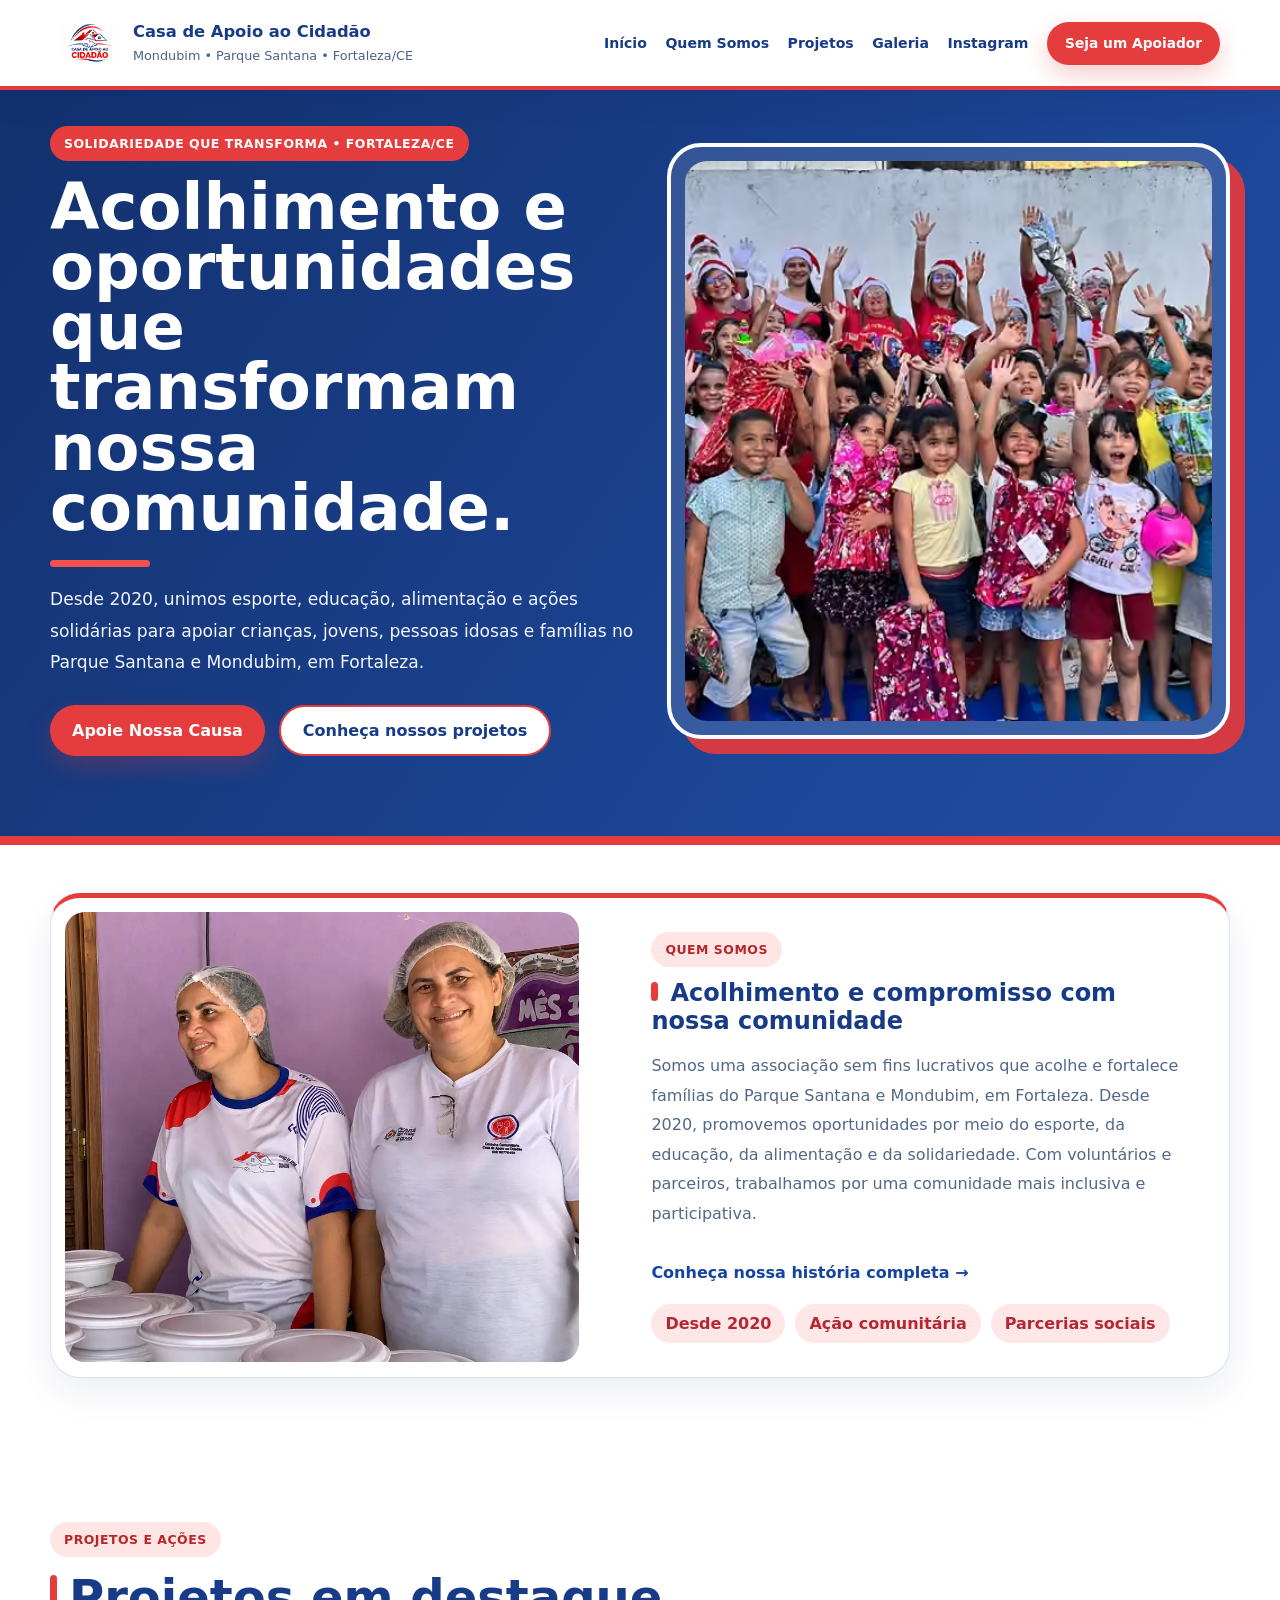
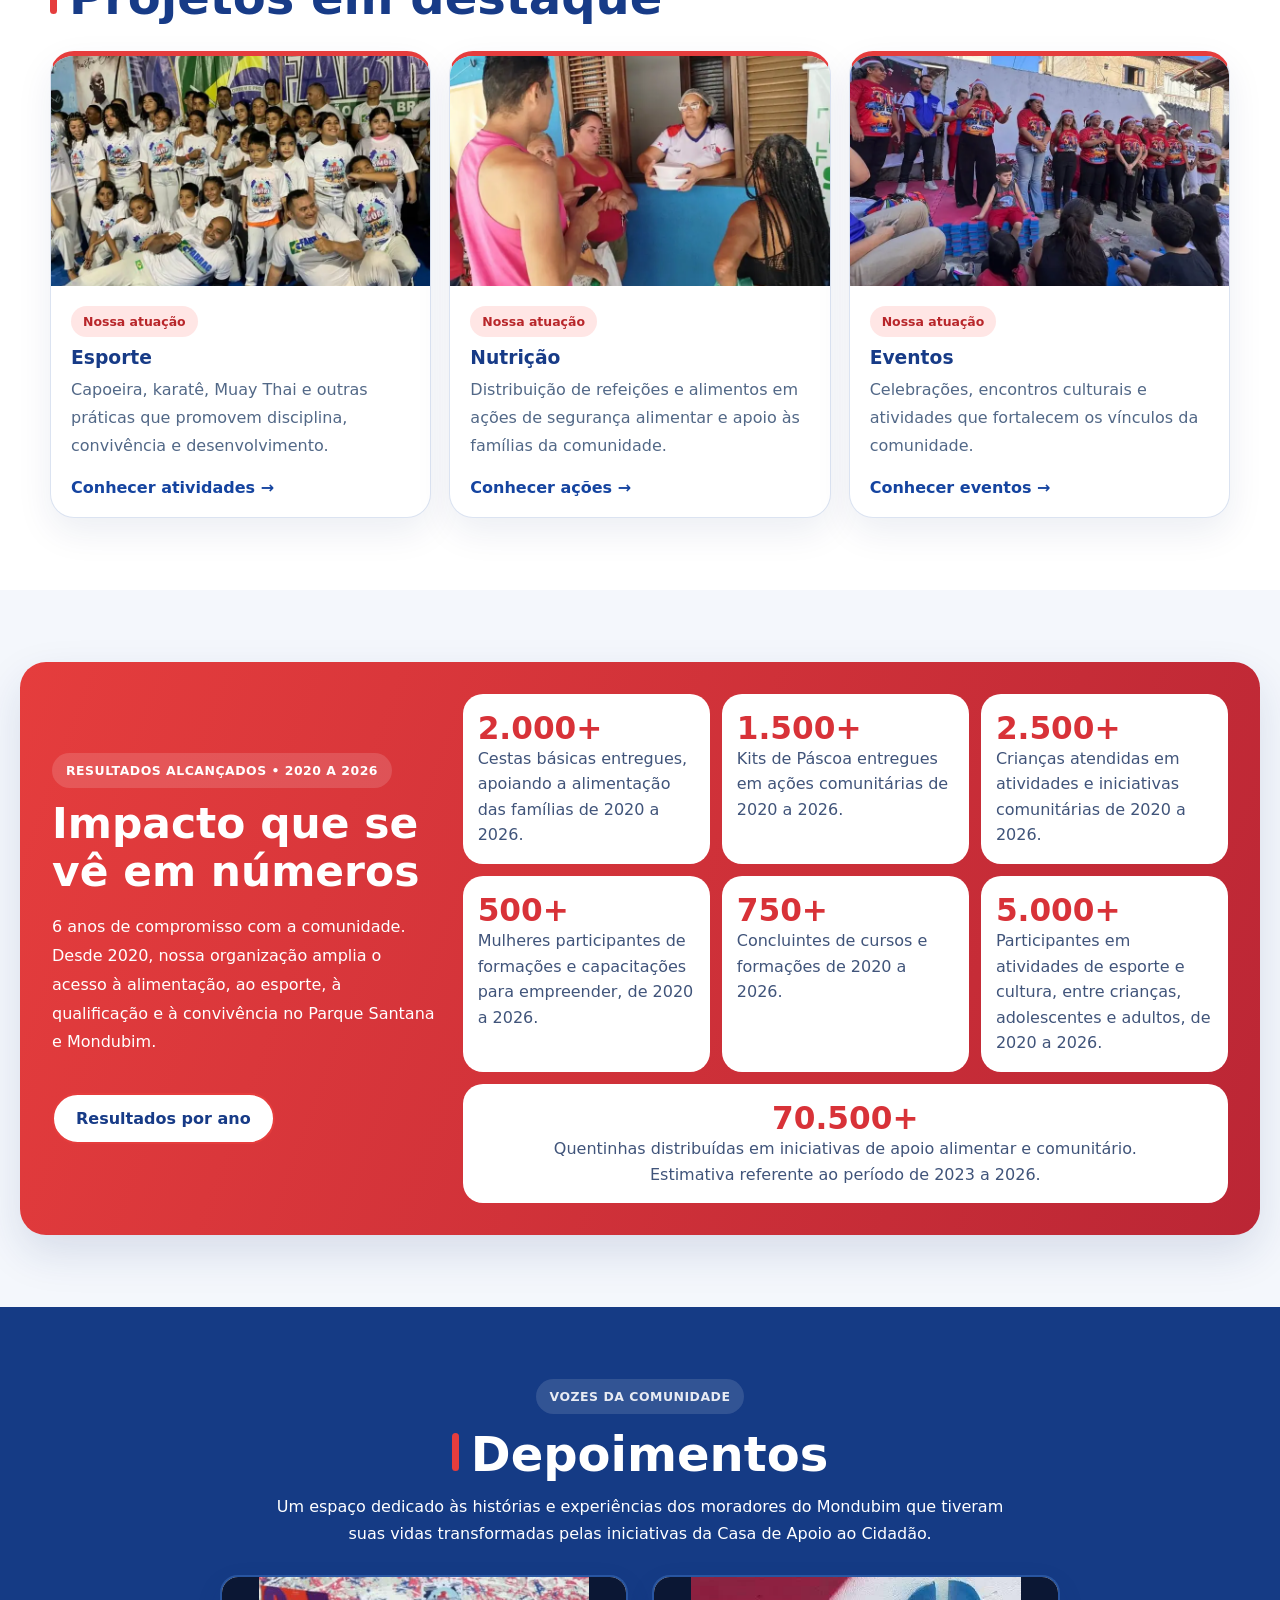
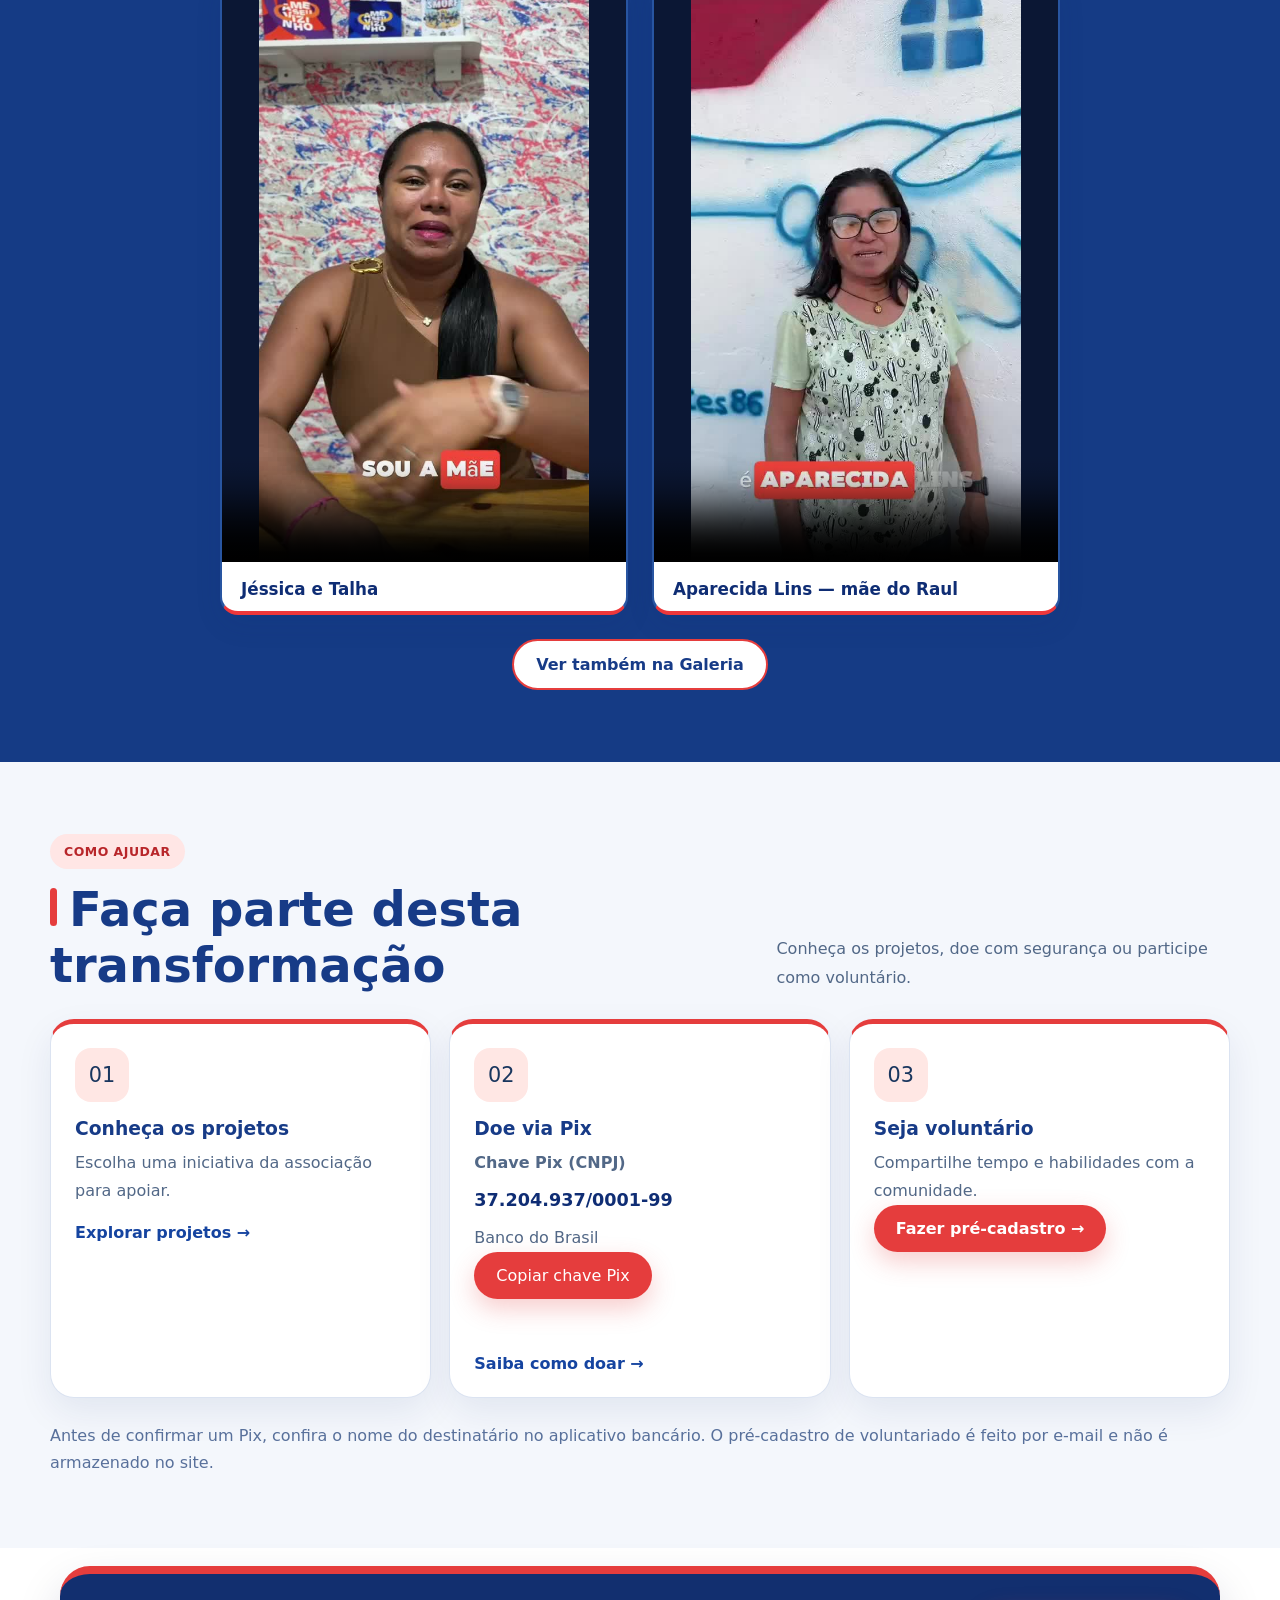
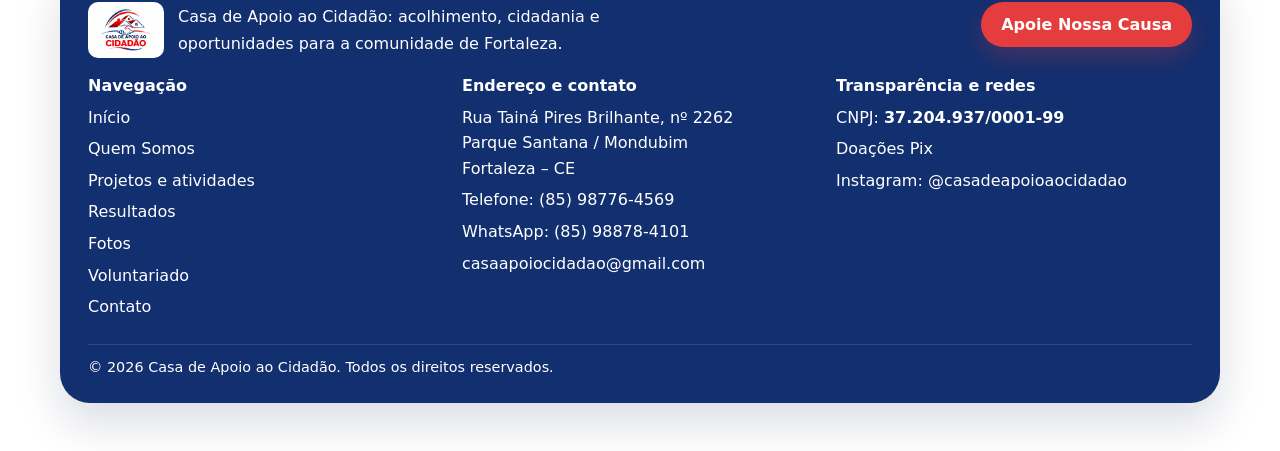
<file: index.html>
<!DOCTYPE html>

<html lang="pt-BR"><head><meta charset="utf-8"/><meta http-equiv="Content-Security-Policy" content="default-src 'none'; base-uri 'self'; object-src 'none'; frame-src 'none'; form-action 'none'; script-src 'self'; style-src 'self' 'unsafe-inline' https://fonts.googleapis.com; font-src 'self' https://fonts.gstatic.com; img-src 'self' data:; connect-src 'none'; media-src 'self'; manifest-src 'self'; upgrade-insecure-requests"><meta content="width=device-width,initial-scale=1.0" name="viewport"/><title>Casa de Apoio ao Cidadão | Fortaleza — CE</title><link href="https://fonts.googleapis.com" rel="preconnect"/><link crossorigin="" href="https://fonts.gstatic.com" rel="preconnect"/><link href="https://fonts.googleapis.com/css2?family=Inter:wght@400;500;600;700;800&amp;display=swap" rel="stylesheet"/><link rel="stylesheet" href="assets/css/index.css"><style>
/* Ajustes exclusivos da página inicial: cabeçalho branco e logotipo ampliado. */
.home-page .header{background:#fff;border-bottom:1px solid #e3e9f3;backdrop-filter:none;box-shadow:0 4px 18px rgba(15,45,116,.07)}
.home-page .header-inner{padding:10px 0;min-height:92px}
.home-page .brand img{width:108px;height:76px;object-fit:contain;background:transparent;padding:0;border-radius:0;flex-shrink:0}
.home-page .brand-title{color:#0f2d74}
.home-page .brand-sub{color:#52688e}
.home-page .header .nav a:not(.btn){color:#0f2d74;opacity:1}
.home-page .header .nav a.btn-primary{color:#fff}
.home-page .nav-toggle{color:#0f2d74;background:#eef3fc;border:1px solid #cbd8ee}
@media(max-width:960px){.home-page .header .nav{background:#fff;border:1px solid #e3e9f3;box-shadow:0 18px 36px rgba(15,45,116,.15)}}
@media(max-width:760px){.home-page .brand img{width:82px;height:62px}.home-page .header-inner{min-height:76px}.home-page .brand-title{font-size:.94rem}.home-page .brand-sub{font-size:.72rem}}
@media(max-width:390px){.home-page .brand{gap:8px}.home-page .brand img{width:66px;height:54px}.home-page .brand-sub{font-size:.65rem}}

/* Depoimentos em vídeo: seção exibida logo após os resultados da página inicial. */
.testimonials-section{background:#153b85;color:#fff}
.testimonials-section .section-head{display:block;max-width:820px;margin:0 auto 28px;text-align:center}
.testimonials-section .section-head h2,.testimonials-section .section-head p,.testimonials-section .section-head .eyebrow{color:#fff}
.testimonials-section .section-head .eyebrow{opacity:.9}
.testimonials-section .testimonials-more .btn{background:#fff;color:#153b85;border-color:#fff}
.testimonials-section .testimonials-more .btn:hover{background:#e9f1ff;color:#0f2d74}
.testimonials-section .section-head{max-width:820px;margin:0 auto 28px;text-align:center}
/* Título de depoimentos utiliza branco sobre fundo azul. */
.testimonials-grid{display:grid;grid-template-columns:repeat(2,minmax(0,1fr));gap:24px}
.testimonial-card{overflow:hidden;background:#fff;border:2px solid #2855a1;border-bottom:4px solid #ef373a;border-radius:18px;box-shadow:0 10px 28px rgba(15,45,116,.09)}
.testimonial-video{aspect-ratio:16/9;background:#0b1734}
.testimonial-video iframe{display:block;width:100%;height:100%;border:0}
.testimonial-card h3{margin:0;padding:17px 19px 12px;color:#0f2d74;font-size:1.05rem}
.testimonial-actions{padding:0 19px 18px}
.testimonial-watch{min-height:48px;display:flex;align-items:center;justify-content:center;gap:8px;border-radius:12px;background:#0f2d74;color:#fff;font-weight:800;text-align:center;padding:12px 18px;touch-action:manipulation;-webkit-tap-highlight-color:rgba(239,55,58,.2)}
.testimonial-watch:focus-visible{outline:3px solid #ef373a;outline-offset:3px}
.testimonials-more{text-align:center;margin:24px 0 0}
.testimonial-actions{display:grid;gap:10px}
.testimonial-expand{min-height:46px;display:flex;align-items:center;justify-content:center;gap:8px;border:2px solid #0f2d74;border-radius:12px;background:#fff;color:#0f2d74;font-weight:800;text-align:center;padding:10px 16px;touch-action:manipulation;-webkit-tap-highlight-color:rgba(239,55,58,.2)}
.testimonial-expand:focus-visible{outline:3px solid #ef373a;outline-offset:3px}
@media(max-width:720px){.testimonials-grid{grid-template-columns:1fr;gap:18px}.testimonial-video{aspect-ratio:9/16}.testimonial-card h3{font-size:1.08rem}.testimonial-watch,.testimonial-expand{min-height:54px;font-size:1rem}}

/* Identidade azul do mural de depoimentos: prevalece sobre estilos gerais. */
.home-page section#depoimentos.testimonials-section{background:#153b85!important;color:#fff!important}
.home-page section#depoimentos .section-head,.home-page section#depoimentos .section-head h2,.home-page section#depoimentos .section-head p,.home-page section#depoimentos .section-head .eyebrow{color:#fff!important}
.home-page section#depoimentos .section-head{display:block;text-align:center}
.home-page section#depoimentos .section-head p{max-width:740px;margin:12px auto 0;line-height:1.65}
.home-page section#depoimentos .testimonial-card{background:#fff;color:#0f2d74}

/* Ajuste exclusivo do sétimo indicador; mantém a estrutura e as cores originais. */
@media(min-width:721px){#impacto .impact-stats .impact-stat-wide{grid-column:1/-1}}

/* Grade expandida dos resultados 2020-2026 */
@media (min-width:1100px){
  .home-page #impacto>.container{max-width:1280px;width:calc(100% - 40px)}
  .home-page #impacto .impact-grid{grid-template-columns:minmax(260px,.9fr) minmax(0,1.8fr);gap:28px;align-items:center}
  .home-page #impacto .impact-stats{display:grid;grid-template-columns:repeat(3,minmax(0,1fr));gap:12px}
  .home-page #impacto .impact-stat{min-width:0;padding:16px 15px}
  .home-page #impacto .impact-stat-wide{grid-column:1/-1;text-align:center}
  .home-page #impacto .impact-stat-wide span{max-width:610px;margin-inline:auto}
}
@media (min-width:721px) and (max-width:1099px){
  .home-page #impacto .impact-stat-wide{grid-column:1/-1;text-align:center}
}
@media (max-width:720px){
  .home-page #impacto .impact-stats .impact-stat-wide{text-align:center}
}
</style><link rel="stylesheet" href="assets/css/site-menu.css">
<link rel="stylesheet" href="assets/css/layout-unificado.css"><link rel="stylesheet" href="assets/css/rodape-padrao.css"><link rel="stylesheet" href="assets/css/depoimentos.css"><link rel="icon" type="image/svg+xml" href="favicon-quadrado.svg"><link rel="shortcut icon" href="favicon-quadrado.svg"></head>
<body class="home-page"><header class="header site-header"><div class="container header-inner site-header-inner"><a class="brand site-brand" href="index.html" aria-current="page"><img alt="Logo Casa de Apoio ao Cidadão" src="[data-uri]"/><div><div class="brand-title">Casa de Apoio ao Cidadão</div><div class="brand-sub">Mondubim • Parque Santana • Fortaleza/CE</div></div></a><button aria-controls="main-navigation" aria-expanded="false" aria-label="Abrir menu" class="nav-toggle site-menu-toggle" type="button">☰</button><nav class="nav site-nav" id="main-navigation" aria-label="Navegação principal"><a href="index.html">Início</a><a href="quem-somos.html">Quem Somos</a><a href="atividades.html">Projetos</a><a href="album.html">Galeria</a><a href="https://www.instagram.com/casadeapoioaocidadao" target="_blank" rel="noopener noreferrer" aria-label="Instagram da Casa de Apoio ao Cidadão (abre em nova aba)">Instagram</a><a href="apoiador.html" class="btn btn-primary site-cta">Seja um Apoiador</a></nav></div></header><main><section class="hero"><div class="container hero-grid"><div class="hero-copy reveal show"><span class="eyebrow">SOLIDARIEDADE QUE TRANSFORMA • FORTALEZA/CE</span><h1>Acolhimento e oportunidades que transformam nossa comunidade.</h1><p>Desde 2020, unimos esporte, educação, alimentação e ações solidárias para apoiar crianças, jovens, pessoas idosas e famílias no Parque Santana e Mondubim, em Fortaleza.</p><div class="hero-actions"><a class="btn btn-primary" href="apoiador.html">Apoie Nossa Causa</a><a class="btn btn-secondary" href="atividades.html">Conheça nossos projetos</a></div></div><div class="hero-visual reveal show"><img alt="Imagem destaque da Casa de Apoio" src="assets/img/inicio-comunidade.avif"/></div></div></section><section class="section about" id="historia"><div class="container panel about-grid"><div class="about-media reveal"><img alt="Voluntárias da cozinha comunitária da Casa de Apoio ao Cidadão" src="assets/images/quem-somos-cozinha-comunitaria.webp"/></div><div class="about-copy reveal"><span class="light-eyebrow">QUEM SOMOS</span><h2>Acolhimento e compromisso com nossa comunidade</h2><p>Somos uma associação sem fins lucrativos que acolhe e fortalece famílias do Parque Santana e Mondubim, em Fortaleza. Desde 2020, promovemos oportunidades por meio do esporte, da educação, da alimentação e da solidariedade. Com voluntários e parceiros, trabalhamos por uma comunidade mais inclusiva e participativa.</p><a class="card-link" href="quem-somos.html">Conheça nossa história completa →</a><div class="chips">
<span class="chip">Desde 2020</span><span class="chip">Ação comunitária</span><span class="chip">Parcerias sociais</span>
</div></div></div></section><section class="section" id="projetos"><div class="container"><div class="section-head reveal"><div><span class="light-eyebrow">PROJETOS E AÇÕES</span><h2>Projetos em destaque</h2></div></div><div class="cards3"><article class="project-card reveal"><img alt="Práticas esportivas com crianças e adolescentes" src="[data-uri]"/><div class="project-body"><span class="project-pill">Nossa atuação</span><h3>Esporte</h3><p>Capoeira, karatê, Muay Thai e outras práticas que promovem disciplina, convivência e desenvolvimento.</p><a class="card-link" href="atividades.html#esporte">Conhecer atividades →</a></div></article>
<article class="project-card reveal"><img alt="Distribuição de refeições à comunidade" src="[data-uri]"/><div class="project-body"><span class="project-pill">Nossa atuação</span><h3>Nutrição</h3><p>Distribuição de refeições e alimentos em ações de segurança alimentar e apoio às famílias da comunidade.</p><a class="card-link" href="atividades.html#alimentacao">Conhecer ações →</a></div></article>
<article class="project-card reveal"><img alt="Evento cultural comunitário da Casa de Apoio" src="[data-uri]"/><div class="project-body"><span class="project-pill">Nossa atuação</span><h3>Eventos</h3><p>Celebrações, encontros culturais e atividades que fortalecem os vínculos da comunidade.</p><a class="card-link" href="atividades.html#eventos">Conhecer eventos →</a></div></article>


</div></div></section><section class="section" id="impacto"><div class="container"><div class="impact-band reveal"><div class="impact-grid"><div><span class="eyebrow">RESULTADOS ALCANÇADOS • 2020 A 2026</span><h2>Impacto que se vê em números</h2><p>6 anos de compromisso com a comunidade. Desde 2020, nossa organização amplia o acesso à alimentação, ao esporte, à qualificação e à convivência no Parque Santana e Mondubim.</p><a class="btn btn-secondary" href="resultados.html">Resultados por ano</a></div><div class="impact-stats"><div class="impact-stat"><strong>2.000+</strong><span>Cestas básicas entregues, apoiando a alimentação das famílias de 2020 a 2026.</span></div><div class="impact-stat"><strong>1.500+</strong><span>Kits de Páscoa entregues em ações comunitárias de 2020 a 2026.</span></div><div class="impact-stat"><strong>2.500+</strong><span>Crianças atendidas em atividades e iniciativas comunitárias de 2020 a 2026.</span></div><div class="impact-stat"><strong>500+</strong><span>Mulheres participantes de formações e capacitações para empreender, de 2020 a 2026.</span></div><div class="impact-stat"><strong>750+</strong><span>Concluintes de cursos e formações de 2020 a 2026.</span></div><div class="impact-stat"><strong>5.000+</strong><span>Participantes em atividades de esporte e cultura, entre crianças, adolescentes e adultos, de 2020 a 2026.</span></div><div class="impact-stat impact-stat-wide"><strong>70.500+</strong><span>Quentinhas distribuídas em iniciativas de apoio alimentar e comunitário. Estimativa referente ao período de 2023 a 2026.</span></div></div></div></div></div></section><section class="section testimonials-section" id="depoimentos" aria-labelledby="depoimentos-title"><div class="container"><div class="section-head reveal"><span class="eyebrow">VOZES DA COMUNIDADE</span><h2 id="depoimentos-title">Depoimentos</h2><p>Um espaço dedicado às histórias e experiências dos moradores do Mondubim que tiveram suas vidas transformadas pelas iniciativas da Casa de Apoio ao Cidadão.</p></div><div class="testimonials-grid"><article class="testimonial-card reveal"><div class="testimonial-video"><video controls playsinline preload="metadata" poster="assets/videos/jessica.jpg" aria-label="Depoimento de Jéssica e Talha"><source src="assets/videos/jessica.mp4" type="video/mp4">Seu navegador não suporta reprodução de vídeo.</video></div><h3>Jéssica e Talha</h3></article><article class="testimonial-card reveal"><div class="testimonial-video"><video controls playsinline preload="metadata" poster="assets/videos/aparecida-lins.jpg" aria-label="Depoimento de Aparecida Lins, mãe do Raul"><source src="assets/videos/aparecida-lins.mp4" type="video/mp4">Seu navegador não suporta reprodução de vídeo.</video></div><h3>Aparecida Lins — mãe do Raul</h3></article></div><p class="testimonials-more"><a class="btn btn-secondary" href="album.html#depoimentos">Ver também na Galeria</a></p></div></section><section class="section" id="como-ajudar"><div class="container"><div class="section-head reveal"><div><span class="light-eyebrow">COMO AJUDAR</span><h2>Faça parte desta transformação</h2></div><p>Conheça os projetos, doe com segurança ou participe como voluntário.</p></div><div class="cards3">
<article class="area-card reveal"><div class="area-icon">01</div><h3>Conheça os projetos</h3><p>Escolha uma iniciativa da associação para apoiar.</p><a class="card-link" href="atividades.html">Explorar projetos →</a></article>
<article class="area-card reveal"><div class="area-icon">02</div><h3>Doe via Pix</h3><p><strong>Chave Pix (CNPJ)</strong><br><span class="pix-key">37.204.937/0001-99</span><br>Banco do Brasil</p><button class="btn btn-primary copy-pix" type="button" id="copiar-pix">Copiar chave Pix</button><p class="pix-feedback" id="pix-status" role="status" aria-live="polite"></p><a class="card-link" href="apoiador.html">Saiba como doar →</a></article>
<article class="area-card reveal"><div class="area-icon">03</div><h3>Seja voluntário</h3><p>Compartilhe tempo e habilidades com a comunidade.</p><a class="btn btn-primary" href="voluntariado.html">Fazer pré-cadastro →</a></article>
</div><p class="help-note">Antes de confirmar um Pix, confira o nome do destinatário no aplicativo bancário. O pré-cadastro de voluntariado é feito por e-mail e não é armazenado no site.</p></div></section></main><footer class="footer"><div class="container footer-card reveal"><div class="footer-top"><div class="footer-brand"><img alt="Logo Casa de Apoio" src="[data-uri]"/><p>Casa de Apoio ao Cidadão: acolhimento, cidadania e oportunidades para a comunidade de Fortaleza.</p></div><a class="btn btn-primary" href="apoiador.html">Apoie Nossa Causa</a></div><div class="footer-links"><div><h4>Navegação</h4><a href="index.html">Início</a><a href="quem-somos.html">Quem Somos</a><a href="atividades.html">Projetos e atividades</a><a href="resultados.html">Resultados</a><a href="album.html">Fotos</a><a href="voluntariado.html">Voluntariado</a><a href="contato.html">Contato</a></div><div><h4>Endereço e contato</h4><p>Rua Tainá Pires Brilhante, nº 2262<br>Parque Santana / Mondubim<br>Fortaleza – CE</p><a href="tel:+5585987764569">Telefone: (85) 98776-4569</a><a href="https://wa.me/5585988784101" target="_blank" rel="noopener noreferrer">WhatsApp: (85) 98878-4101</a><a href="mailto:casaapoiocidadao@gmail.com">casaapoiocidadao@gmail.com</a></div><div><h4>Transparência e redes</h4><p>CNPJ: <strong>37.204.937/0001-99</strong></p><a href="apoiador.html">Doações Pix</a><a href="https://www.instagram.com/casadeapoioaocidadao" target="_blank" rel="noopener noreferrer">Instagram: @casadeapoioaocidadao</a></div></div><div class="foot-note">© 2026 Casa de Apoio ao Cidadão. Todos os direitos reservados.</div></div></footer><script defer src="assets/js/index.js"></script><script defer src="assets/js/home-extras.js"></script><script defer src="assets/js/site-menu.js"></script></body></html>
</file>
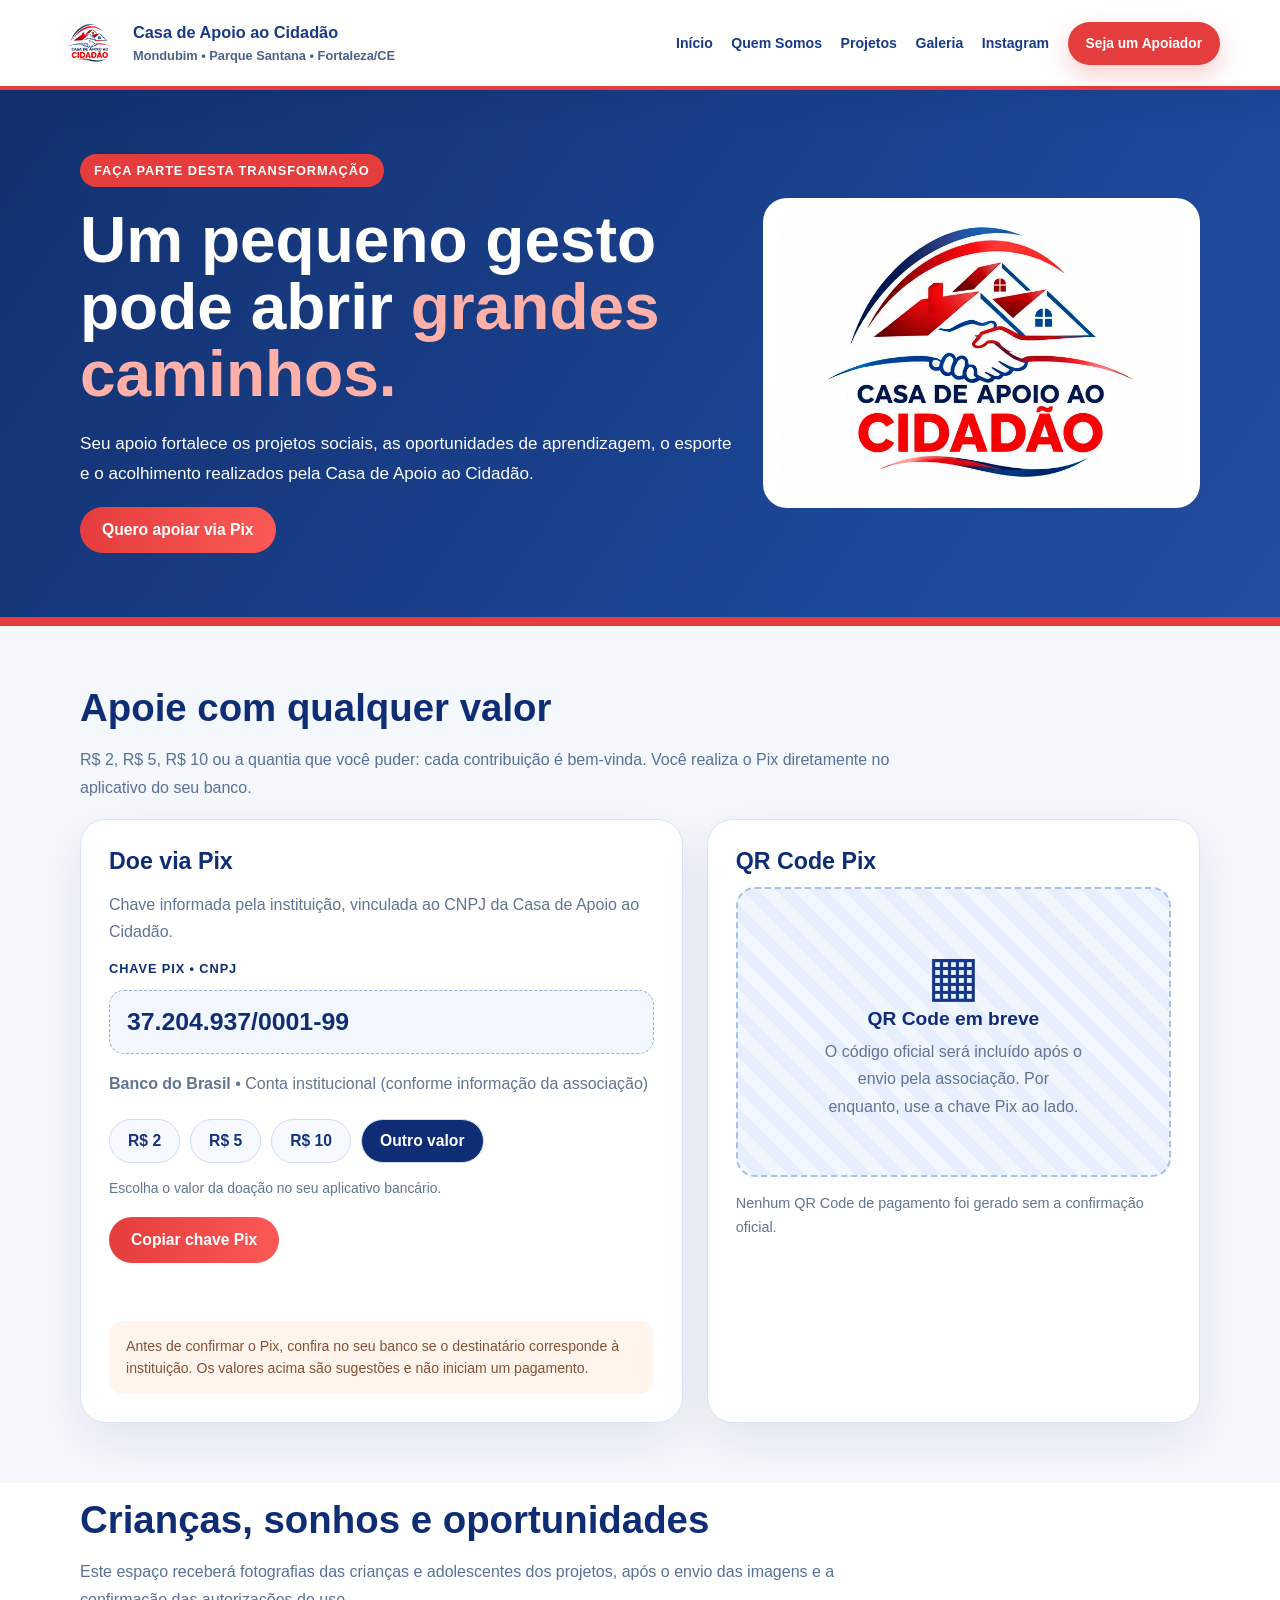
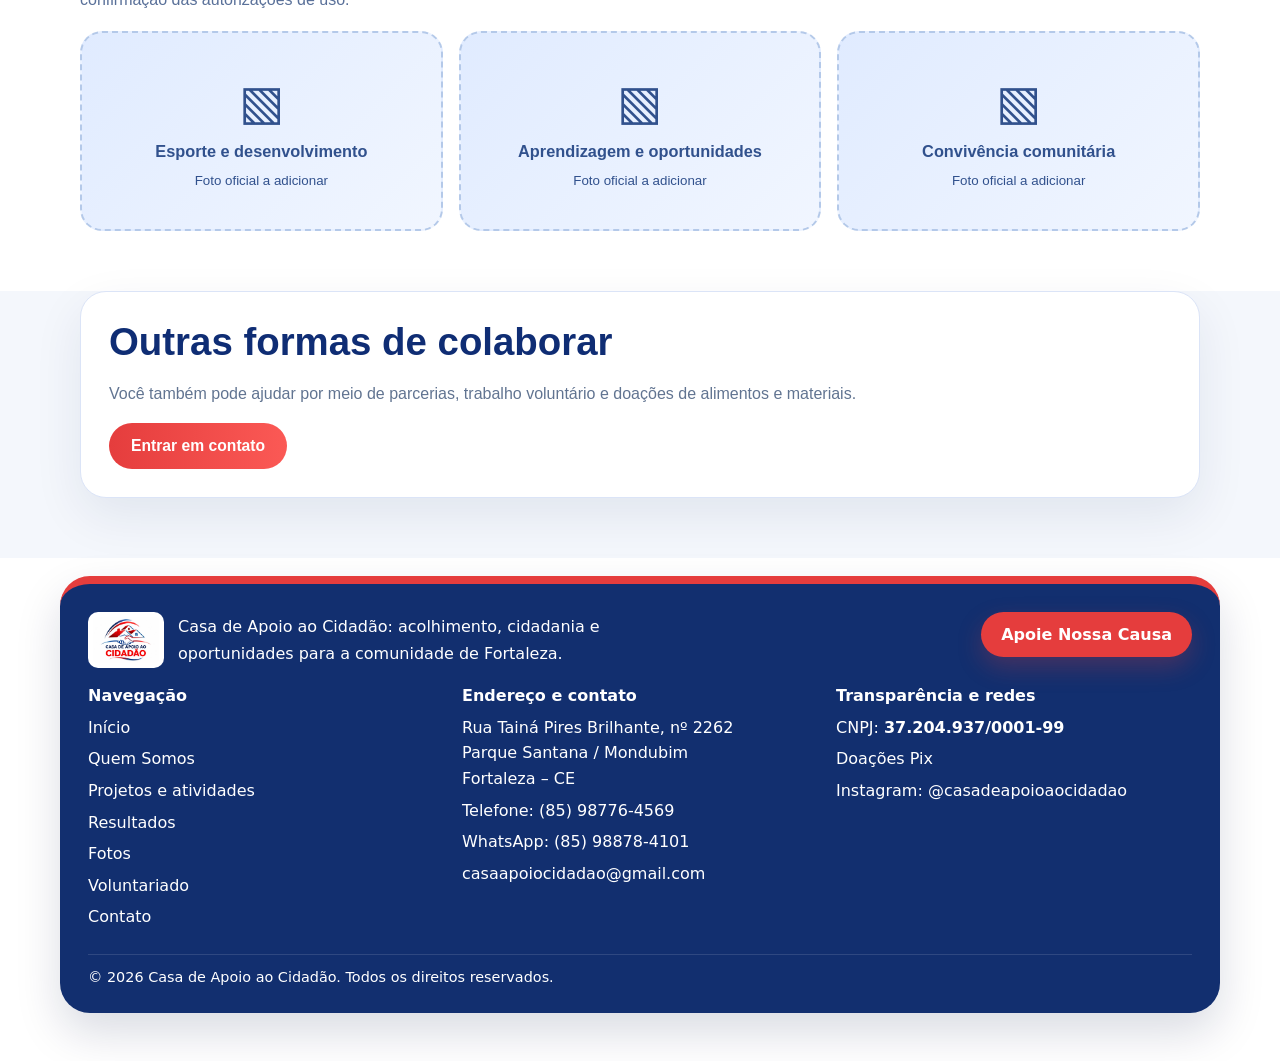
<file: apoiador.html>
<!doctype html><html lang="pt-BR"><head><meta charset="UTF-8"><meta http-equiv="Content-Security-Policy" content="default-src 'none'; base-uri 'self'; object-src 'none'; frame-src 'none'; form-action 'none'; script-src 'self'; style-src 'self' 'unsafe-inline' https://fonts.googleapis.com; font-src 'self' https://fonts.gstatic.com; img-src 'self' data:; connect-src 'none'; media-src 'self'; manifest-src 'self'; upgrade-insecure-requests"><meta name="viewport" content="width=device-width,initial-scale=1"><title>Seja um Apoiador | Casa de Apoio ao Cidadão</title><meta name="description" content="Apoie os projetos da Casa de Apoio ao Cidadão com qualquer valor via Pix."><link rel="stylesheet" href="assets/css/apoiador.css"><link rel="stylesheet" href="assets/css/site-menu.css">
<link rel="stylesheet" href="assets/css/layout-unificado.css"><link rel="stylesheet" href="assets/css/rodape-padrao.css"><link rel="icon" type="image/svg+xml" href="favicon-quadrado.svg"><link rel="shortcut icon" href="favicon-quadrado.svg"></head><body>
<header class="header site-header"><div class="container header-inner site-header-inner"><a class="brand site-brand" href="index.html"><img alt="Logo Casa de Apoio ao Cidadão" src="[data-uri]"/><div><div class="brand-title">Casa de Apoio ao Cidadão</div><div class="brand-sub">Mondubim • Parque Santana • Fortaleza/CE</div></div></a><button aria-controls="main-navigation" aria-expanded="false" aria-label="Abrir menu" class="nav-toggle site-menu-toggle" type="button">☰</button><nav class="nav site-nav" id="main-navigation" aria-label="Navegação principal"><a href="index.html">Início</a><a href="quem-somos.html">Quem Somos</a><a href="atividades.html">Projetos</a><a href="album.html">Galeria</a><a href="https://www.instagram.com/casadeapoioaocidadao" target="_blank" rel="noopener noreferrer" aria-label="Instagram da Casa de Apoio ao Cidadão (abre em nova aba)">Instagram</a><a href="apoiador.html" aria-current="page" class="btn btn-primary site-cta">Seja um Apoiador</a></nav></div></header>
<main><section class="hero"><div class="wrap hero-grid"><div><span class="eyebrow">FAÇA PARTE DESTA TRANSFORMAÇÃO</span><h1>Um pequeno gesto pode abrir <em>grandes caminhos.</em></h1><p>Seu apoio fortalece os projetos sociais, as oportunidades de aprendizagem, o esporte e o acolhimento realizados pela Casa de Apoio ao Cidadão.</p><a class="button" href="#doar">Quero apoiar via Pix</a></div><img src="[data-uri]" alt="Logomarca oficial da Casa de Apoio ao Cidadão"></div></section>
<section class="section" id="doar"><div class="wrap"><h2>Apoie com qualquer valor</h2><p class="intro">R$ 2, R$ 5, R$ 10 ou a quantia que você puder: cada contribuição é bem-vinda. Você realiza o Pix diretamente no aplicativo do seu banco.</p><div class="cards"><article class="card"><h3>Doe via Pix</h3><p>Chave informada pela instituição, vinculada ao CNPJ da Casa de Apoio ao Cidadão.</p><div class="label">Chave Pix • CNPJ</div><div class="key" id="key">37.204.937/0001-99</div><p><strong>Banco do Brasil</strong> • Conta institucional (conforme informação da associação)</p><div class="amounts"><button class="amount" data-value="2" aria-pressed="false" type="button">R$ 2</button><button class="amount" data-value="5" aria-pressed="false" type="button">R$ 5</button><button class="amount" data-value="10" aria-pressed="false" type="button">R$ 10</button><button class="amount" data-value="outro" aria-pressed="true" type="button">Outro valor</button></div><p class="hint" id="amount-hint">Escolha o valor da doação no seu aplicativo bancário.</p><button class="button" id="copy" type="button">Copiar chave Pix</button><p class="hint" id="copied" role="status" aria-live="polite"></p><div class="notice">Antes de confirmar o Pix, confira no seu banco se o destinatário corresponde à instituição. Os valores acima são sugestões e não iniciam um pagamento.</div></article>
<aside class="card"><h3>QR Code Pix</h3><div class="qr"><div><span style="font-size:3.5rem;display:block;color:#153987">▦</span><strong>QR Code em breve</strong><p>O código oficial será incluído após o envio pela associação. Por enquanto, use a chave Pix ao lado.</p></div></div><p style="font-size:.9rem">Nenhum QR Code de pagamento foi gerado sem a confirmação oficial.</p></aside></div></div></section>
<section class="section" id="criancas" style="padding-top:15px"><div class="wrap"><h2>Crianças, sonhos e oportunidades</h2><p class="intro">Este espaço receberá fotografias das crianças e adolescentes dos projetos, após o envio das imagens e a confirmação das autorizações de uso.</p><div class="photos"><div class="empty"><span aria-hidden="true">▧</span><b>Esporte e desenvolvimento</b><small>Foto oficial a adicionar</small></div><div class="empty"><span aria-hidden="true">▧</span><b>Aprendizagem e oportunidades</b><small>Foto oficial a adicionar</small></div><div class="empty"><span aria-hidden="true">▧</span><b>Convivência comunitária</b><small>Foto oficial a adicionar</small></div></div></div></section>
<section class="section" style="padding-top:0"><div class="wrap card"><h2>Outras formas de colaborar</h2><p class="intro">Você também pode ajudar por meio de parcerias, trabalho voluntário e doações de alimentos e materiais.</p><a class="button" href="mailto:casaapoiocidadao@gmail.com?subject=Quero%20apoiar%20a%20Casa%20de%20Apoio">Entrar em contato</a></div></section></main>
<footer class="footer"><div class="container footer-card reveal"><div class="footer-top"><div class="footer-brand"><img alt="Logo Casa de Apoio" src="[data-uri]"/><p>Casa de Apoio ao Cidadão: acolhimento, cidadania e oportunidades para a comunidade de Fortaleza.</p></div><a class="btn btn-primary" href="apoiador.html">Apoie Nossa Causa</a></div><div class="footer-links"><div><h4>Navegação</h4><a href="index.html">Início</a><a href="quem-somos.html">Quem Somos</a><a href="atividades.html">Projetos e atividades</a><a href="resultados.html">Resultados</a><a href="album.html">Fotos</a><a href="voluntariado.html">Voluntariado</a><a href="contato.html">Contato</a></div><div><h4>Endereço e contato</h4><p>Rua Tainá Pires Brilhante, nº 2262<br>Parque Santana / Mondubim<br>Fortaleza – CE</p><a href="tel:+5585987764569">Telefone: (85) 98776-4569</a><a href="https://wa.me/5585988784101" target="_blank" rel="noopener noreferrer">WhatsApp: (85) 98878-4101</a><a href="mailto:casaapoiocidadao@gmail.com">casaapoiocidadao@gmail.com</a></div><div><h4>Transparência e redes</h4><p>CNPJ: <strong>37.204.937/0001-99</strong></p><a href="apoiador.html">Doações Pix</a><a href="https://www.instagram.com/casadeapoioaocidadao" target="_blank" rel="noopener noreferrer">Instagram: @casadeapoioaocidadao</a></div></div><div class="foot-note">© 2026 Casa de Apoio ao Cidadão. Todos os direitos reservados.</div></div></footer>
<script defer src="assets/js/apoiador.js"></script><script defer src="assets/js/site-menu.js"></script></body></html>
</file>
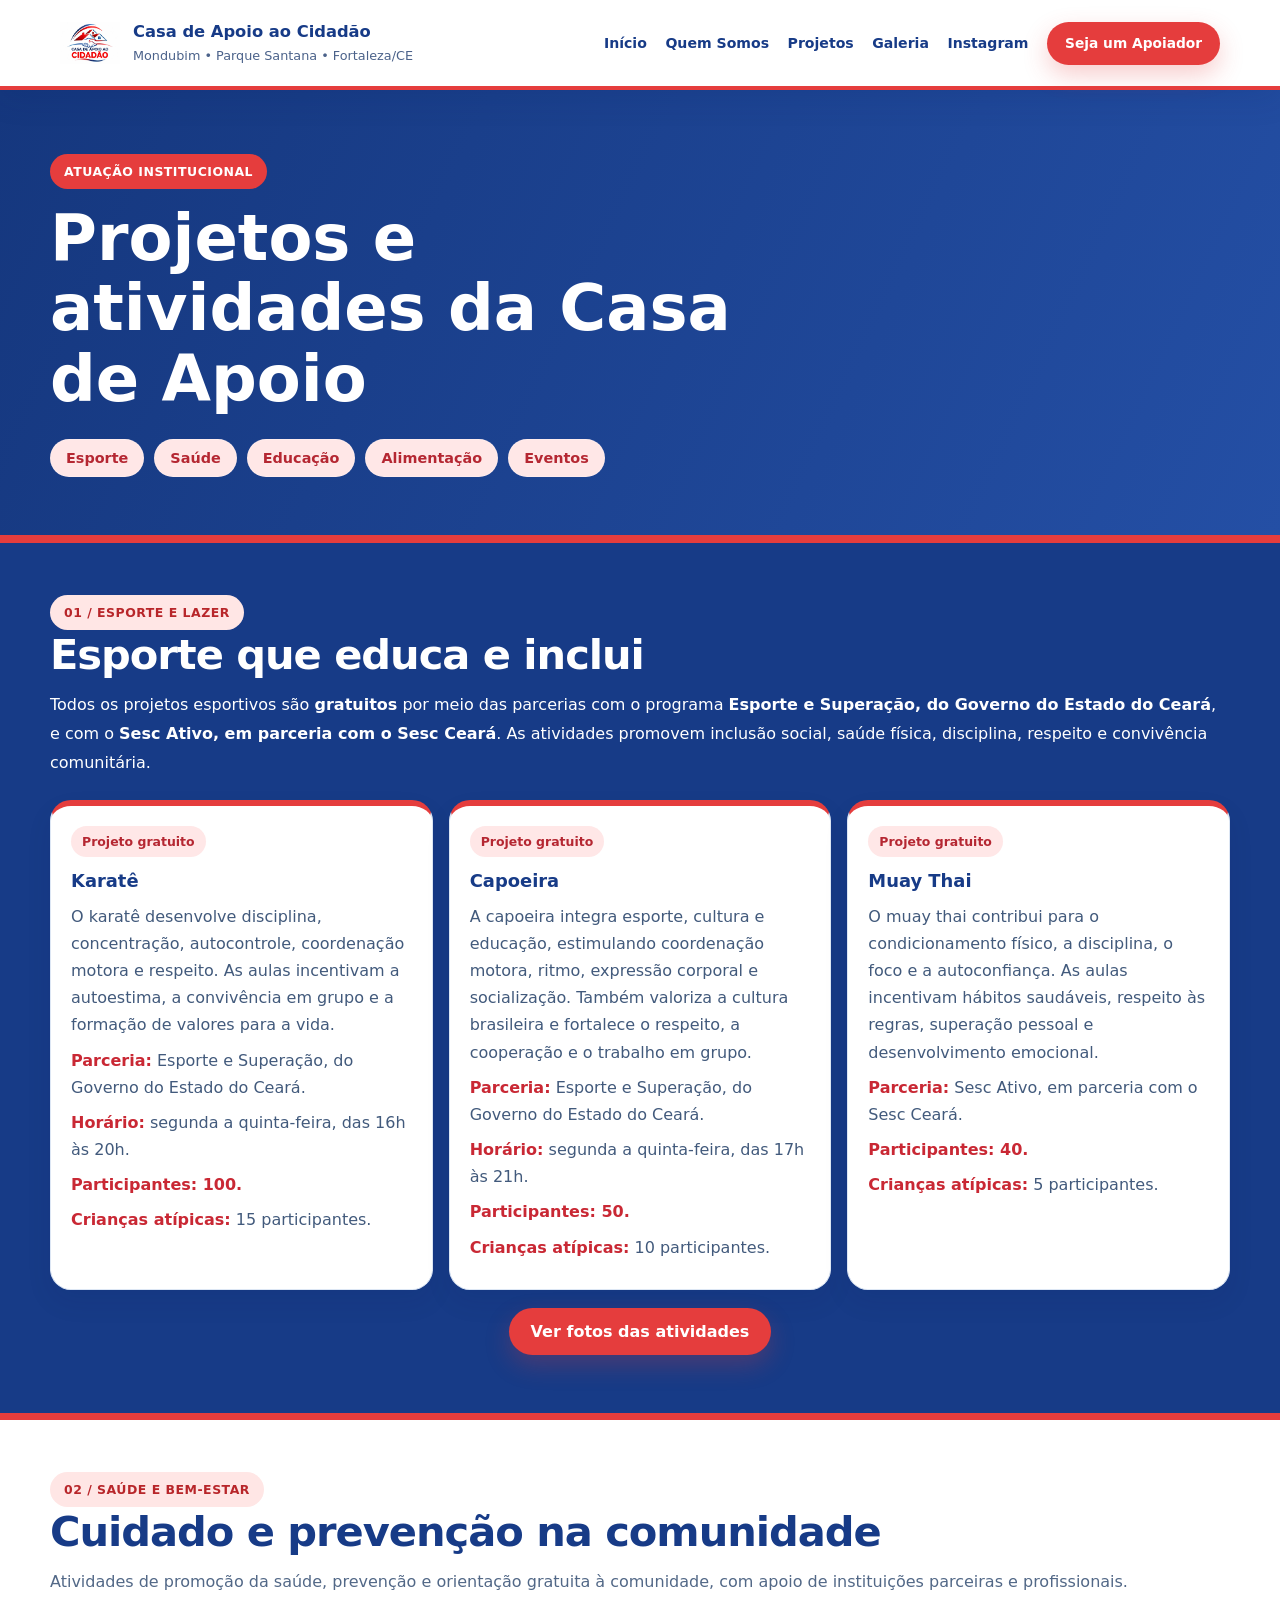
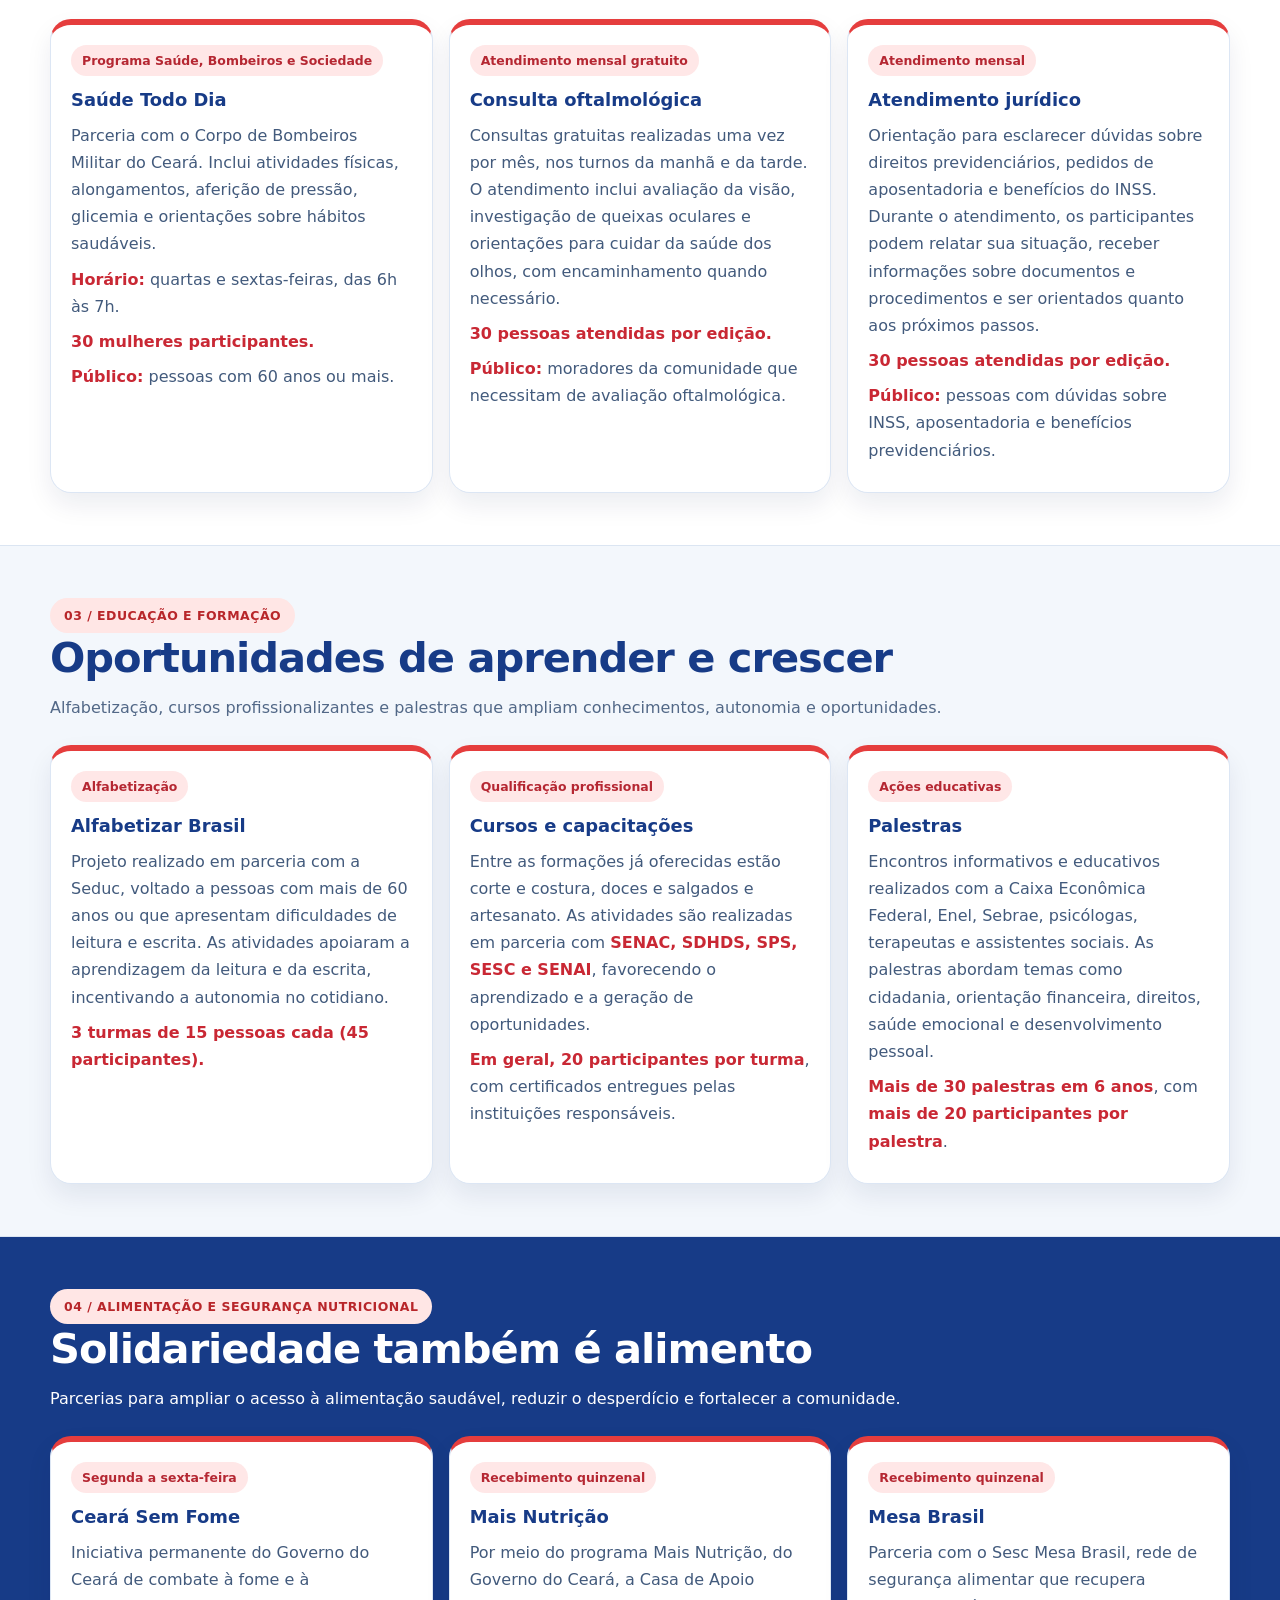
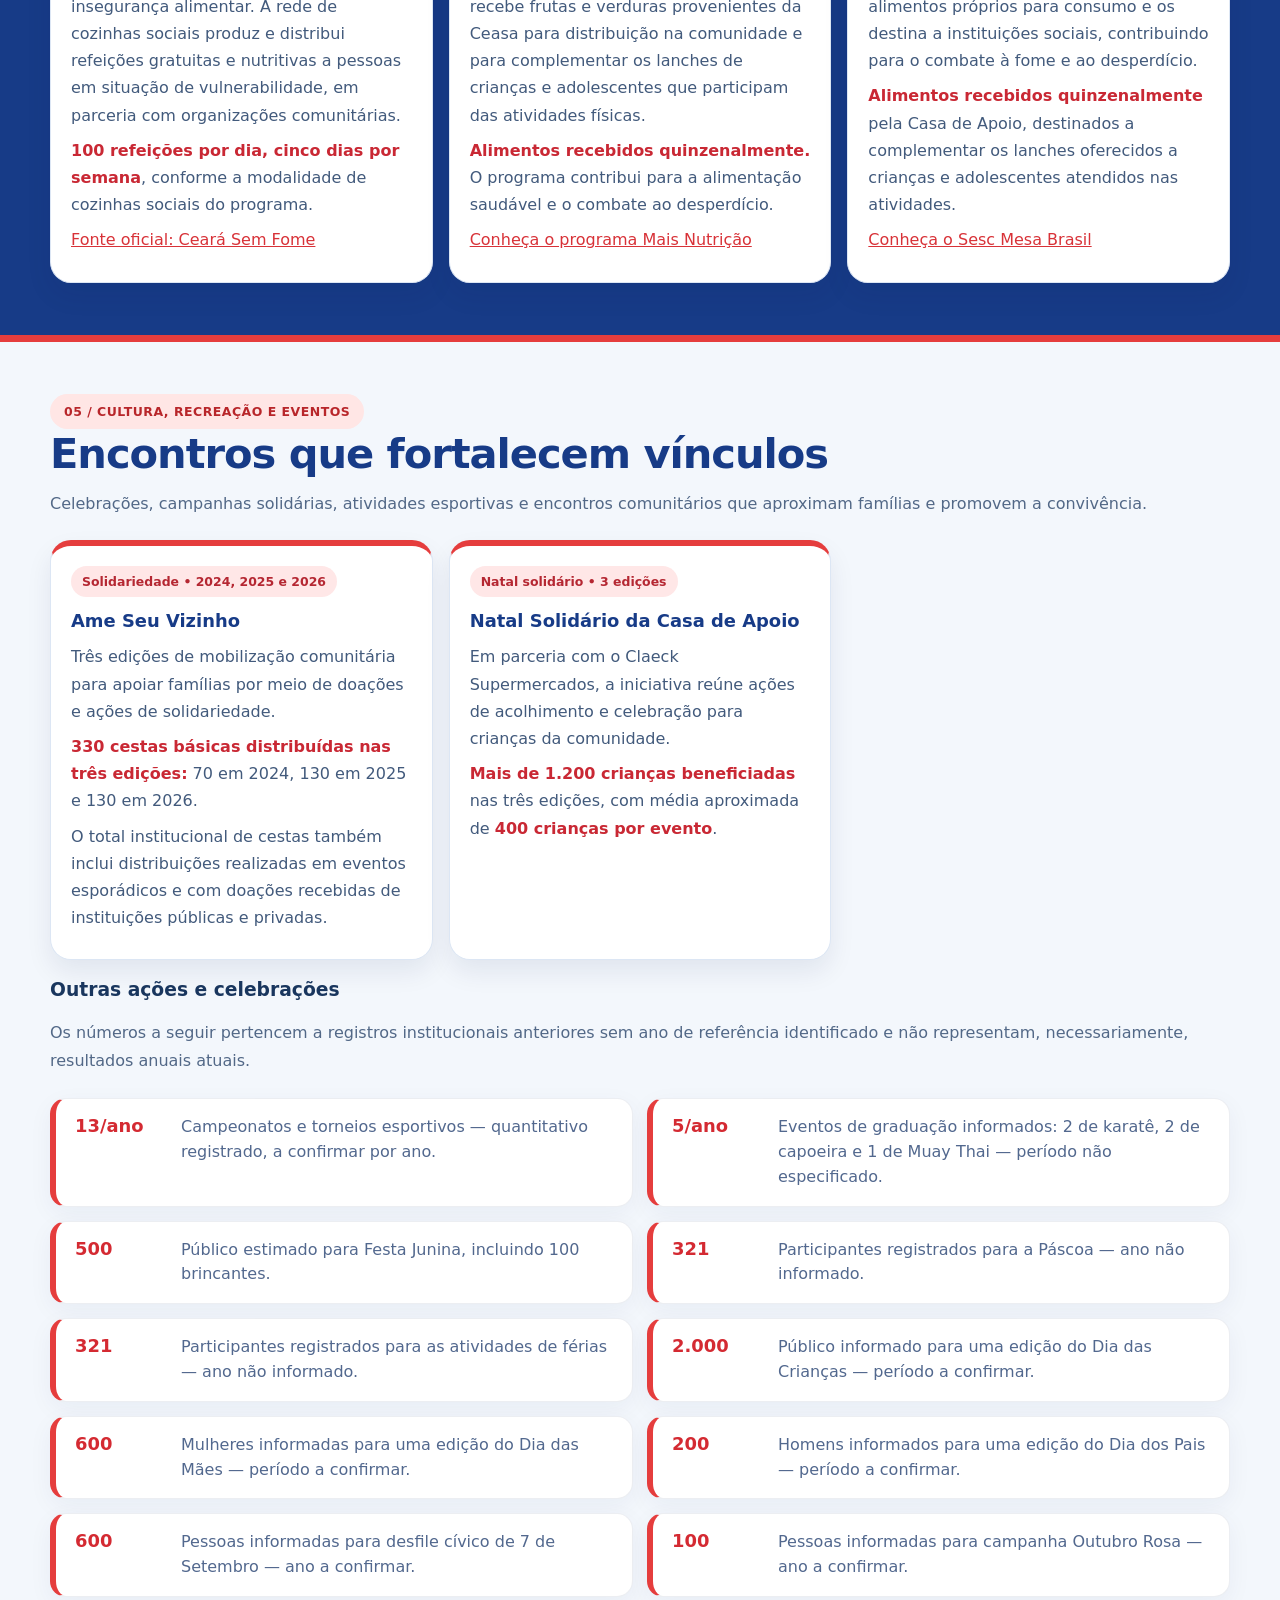
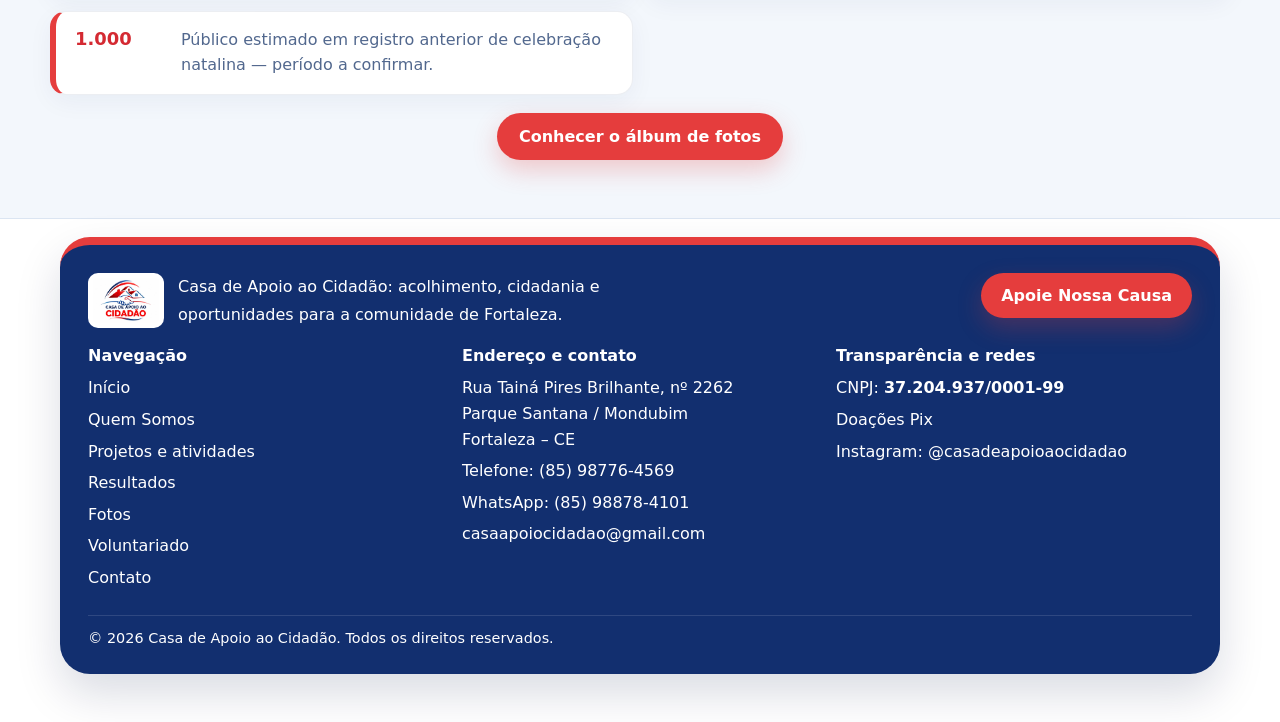
<file: atividades.html>
<!DOCTYPE html>
<html lang="pt-BR"><head>
<meta charset="utf-8"/><meta http-equiv="Content-Security-Policy" content="default-src 'none'; base-uri 'self'; object-src 'none'; frame-src 'none'; form-action 'none'; script-src 'self'; style-src 'self' 'unsafe-inline' https://fonts.googleapis.com; font-src 'self' https://fonts.gstatic.com; img-src 'self' data:; connect-src 'none'; media-src 'self'; manifest-src 'self'; upgrade-insecure-requests"><meta content="width=device-width,initial-scale=1.0" name="viewport"/>
<title>Atividades | Casa de Apoio ao Cidadão</title>
<meta content="Conheça os projetos de esporte, saúde, educação, segurança alimentar e atividades culturais da Casa de Apoio ao Cidadão." name="description"/>
<link href="https://fonts.googleapis.com" rel="preconnect"/><link crossorigin="" href="https://fonts.gstatic.com" rel="preconnect"/>
<link href="https://fonts.googleapis.com/css2?family=Inter:wght@400;500;600;700;800&amp;display=swap" rel="stylesheet"/>
<link rel="stylesheet" href="assets/css/atividades.css"><link rel="stylesheet" href="assets/css/site-menu.css">
<link rel="stylesheet" href="assets/css/layout-unificado.css"><link rel="stylesheet" href="assets/css/rodape-padrao.css"><link rel="icon" type="image/svg+xml" href="favicon-quadrado.svg"><link rel="shortcut icon" href="favicon-quadrado.svg"></head><body class="activities-page">
<header class="header site-header"><div class="container header-inner site-header-inner"><a class="brand site-brand" href="index.html"><img alt="Logo Casa de Apoio ao Cidadão" src="[data-uri]"/><div><div class="brand-title">Casa de Apoio ao Cidadão</div><div class="brand-sub">Mondubim • Parque Santana • Fortaleza/CE</div></div></a><button aria-controls="main-navigation" aria-expanded="false" aria-label="Abrir menu" class="nav-toggle site-menu-toggle" type="button">☰</button><nav class="nav site-nav" id="main-navigation" aria-label="Navegação principal"><a href="index.html">Início</a><a href="quem-somos.html">Quem Somos</a><a href="atividades.html" aria-current="page">Projetos</a><a href="album.html">Galeria</a><a href="https://www.instagram.com/casadeapoioaocidadao" target="_blank" rel="noopener noreferrer" aria-label="Instagram da Casa de Apoio ao Cidadão (abre em nova aba)">Instagram</a><a href="apoiador.html" class="btn btn-primary site-cta">Seja um Apoiador</a></nav></div></header>
<main>
<section class="page-hero"><div class="container">
<span class="eyebrow">ATUAÇÃO INSTITUCIONAL</span><h1>Projetos e atividades da Casa de Apoio</h1>

<nav aria-label="Seções da página" class="subnav"><a href="#esporte">Esporte</a><a href="#saude">Saúde</a><a href="#educacao">Educação</a><a href="#alimentacao">Alimentação</a><a href="#eventos">Eventos</a></nav>
</div></section>
<section class="data-section" id="esporte"><div class="container">
<span class="light-eyebrow">01 / ESPORTE E LAZER</span><h2>Esporte que educa e inclui</h2><p class="section-intro">Todos os projetos esportivos são <strong>gratuitos</strong> por meio das parcerias com o programa <strong>Esporte e Superação, do Governo do Estado do Ceará</strong>, e com o <strong>Sesc Ativo, em parceria com o Sesc Ceará</strong>. As atividades promovem inclusão social, saúde física, disciplina, respeito e convivência comunitária.</p>
<div class="data-cards">
<article class="data-card"><span class="tag">Projeto gratuito</span><h3>Karatê</h3><p>O karatê desenvolve disciplina, concentração, autocontrole, coordenação motora e respeito. As aulas incentivam a autoestima, a convivência em grupo e a formação de valores para a vida.</p><p><strong>Parceria:</strong> Esporte e Superação, do Governo do Estado do Ceará.</p><p><strong>Horário:</strong> segunda a quinta-feira, das 16h às 20h.</p><p><strong>Participantes: 100.</strong></p><p><strong>Crianças atípicas:</strong> 15 participantes.</p></article>
<article class="data-card"><span class="tag">Projeto gratuito</span><h3>Capoeira</h3><p>A capoeira integra esporte, cultura e educação, estimulando coordenação motora, ritmo, expressão corporal e socialização. Também valoriza a cultura brasileira e fortalece o respeito, a cooperação e o trabalho em grupo.</p><p><strong>Parceria:</strong> Esporte e Superação, do Governo do Estado do Ceará.</p><p><strong>Horário:</strong> segunda a quinta-feira, das 17h às 21h.</p><p><strong>Participantes: 50.</strong></p><p><strong>Crianças atípicas:</strong> 10 participantes.</p></article>
<article class="data-card"><span class="tag">Projeto gratuito</span><h3>Muay Thai</h3><p>O muay thai contribui para o condicionamento físico, a disciplina, o foco e a autoconfiança. As aulas incentivam hábitos saudáveis, respeito às regras, superação pessoal e desenvolvimento emocional.</p><p><strong>Parceria:</strong> Sesc Ativo, em parceria com o Sesc Ceará.</p><p><strong>Participantes: 40.</strong></p><p><strong>Crianças atípicas:</strong> 5 participantes.</p></article>
</div>
<div style="display:flex;justify-content:center;align-items:center;margin:18px 0 6px"><a class="btn btn-primary" href="album.html">Ver fotos das atividades</a></div>
</div></section>
<section class="data-section" id="saude"><div class="container"><span class="light-eyebrow">02 / SAÚDE E BEM-ESTAR</span><h2>Cuidado e prevenção na comunidade</h2><p class="section-intro">Atividades de promoção da saúde, prevenção e orientação gratuita à comunidade, com apoio de instituições parceiras e profissionais.</p>
<div class="data-cards">
<article class="data-card"><span class="tag">Programa Saúde, Bombeiros e Sociedade</span><h3>Saúde Todo Dia</h3><p>Parceria com o Corpo de Bombeiros Militar do Ceará. Inclui atividades físicas, alongamentos, aferição de pressão, glicemia e orientações sobre hábitos saudáveis.</p><p><strong>Horário:</strong> quartas e sextas-feiras, das 6h às 7h.</p><p><strong>30 mulheres participantes.</strong></p><p><strong>Público:</strong> pessoas com 60 anos ou mais.</p></article>
<article class="data-card"><span class="tag">Atendimento mensal gratuito</span><h3>Consulta oftalmológica</h3><p>Consultas gratuitas realizadas uma vez por mês, nos turnos da manhã e da tarde. O atendimento inclui avaliação da visão, investigação de queixas oculares e orientações para cuidar da saúde dos olhos, com encaminhamento quando necessário.</p><p><strong>30 pessoas atendidas por edição.</strong></p><p><strong>Público:</strong> moradores da comunidade que necessitam de avaliação oftalmológica.</p></article>
<article class="data-card"><span class="tag">Atendimento mensal</span><h3>Atendimento jurídico</h3><p>Orientação para esclarecer dúvidas sobre direitos previdenciários, pedidos de aposentadoria e benefícios do INSS. Durante o atendimento, os participantes podem relatar sua situação, receber informações sobre documentos e procedimentos e ser orientados quanto aos próximos passos.</p><p><strong>30 pessoas atendidas por edição.</strong></p><p><strong>Público:</strong> pessoas com dúvidas sobre INSS, aposentadoria e benefícios previdenciários.</p></article>
</div></div></section>
<section class="data-section" id="educacao"><div class="container"><span class="light-eyebrow">03 / EDUCAÇÃO E FORMAÇÃO</span><h2>Oportunidades de aprender e crescer</h2><p class="section-intro">Alfabetização, cursos profissionalizantes e palestras que ampliam conhecimentos, autonomia e oportunidades.</p>
<div class="data-cards">
<article class="data-card"><span class="tag">Alfabetização</span><h3>Alfabetizar Brasil</h3><p>Projeto realizado em parceria com a Seduc, voltado a pessoas com mais de 60 anos ou que apresentam dificuldades de leitura e escrita. As atividades apoiaram a aprendizagem da leitura e da escrita, incentivando a autonomia no cotidiano.</p><p><strong>3 turmas de 15 pessoas cada (45 participantes).</strong></p></article>
<article class="data-card"><span class="tag">Qualificação profissional</span><h3>Cursos e capacitações</h3><p>Entre as formações já oferecidas estão corte e costura, doces e salgados e artesanato. As atividades são realizadas em parceria com <strong>SENAC, SDHDS, SPS, SESC e SENAI</strong>, favorecendo o aprendizado e a geração de oportunidades.</p><p><strong>Em geral, 20 participantes por turma</strong>, com certificados entregues pelas instituições responsáveis.</p></article>
<article class="data-card"><span class="tag">Ações educativas</span><h3>Palestras</h3><p>Encontros informativos e educativos realizados com a Caixa Econômica Federal, Enel, Sebrae, psicólogas, terapeutas e assistentes sociais. As palestras abordam temas como cidadania, orientação financeira, direitos, saúde emocional e desenvolvimento pessoal.</p><p><strong>Mais de 30 palestras em 6 anos</strong>, com <strong>mais de 20 participantes por palestra</strong>.</p></article>
</div></div></section>
<section class="data-section" id="alimentacao"><div class="container"><span class="light-eyebrow">04 / ALIMENTAÇÃO E SEGURANÇA NUTRICIONAL</span><h2>Solidariedade também é alimento</h2><p class="section-intro">Parcerias para ampliar o acesso à alimentação saudável, reduzir o desperdício e fortalecer a comunidade.</p>
<div class="data-cards">
<article class="data-card"><span class="tag">Segunda a sexta-feira</span><h3>Ceará Sem Fome</h3><p>Iniciativa permanente do Governo do Ceará de combate à fome e à insegurança alimentar. A rede de cozinhas sociais produz e distribui refeições gratuitas e nutritivas a pessoas em situação de vulnerabilidade, em parceria com organizações comunitárias.</p><p><strong>100 refeições por dia, cinco dias por semana</strong>, conforme a modalidade de cozinhas sociais do programa.</p><p><a href="https://www.cearasemfome.ce.gov.br/duvidas/" target="_blank" rel="noopener noreferrer">Fonte oficial: Ceará Sem Fome</a></p></article>
<article class="data-card"><span class="tag">Recebimento quinzenal</span><h3>Mais Nutrição</h3><p>Por meio do programa Mais Nutrição, do Governo do Ceará, a Casa de Apoio recebe frutas e verduras provenientes da Ceasa para distribuição na comunidade e para complementar os lanches de crianças e adolescentes que participam das atividades físicas.</p><p><strong>Alimentos recebidos quinzenalmente.</strong> O programa contribui para a alimentação saudável e o combate ao desperdício.</p><p><a href="https://www.ce.gov.br/sps/institucional/secretarias-executivas/infancia-familia-e-combate-a-fome/mais-nutricao-destaque/" target="_blank" rel="noopener noreferrer">Conheça o programa Mais Nutrição</a></p></article>
<article class="data-card"><span class="tag">Recebimento quinzenal</span><h3>Mesa Brasil</h3><p>Parceria com o Sesc Mesa Brasil, rede de segurança alimentar que recupera alimentos próprios para consumo e os destina a instituições sociais, contribuindo para o combate à fome e ao desperdício.</p><p><strong>Alimentos recebidos quinzenalmente</strong> pela Casa de Apoio, destinados a complementar os lanches oferecidos a crianças e adolescentes atendidos nas atividades.</p><p><a href="https://www.sesc.com.br/assistencia/sesc-mesa-brasil/" target="_blank" rel="noopener noreferrer">Conheça o Sesc Mesa Brasil</a></p></article>
</div></div></section>
<section class="data-section" id="eventos"><div class="container"><span class="light-eyebrow">05 / CULTURA, RECREAÇÃO E EVENTOS</span><h2>Encontros que fortalecem vínculos</h2><p class="section-intro">Celebrações, campanhas solidárias, atividades esportivas e encontros comunitários que aproximam famílias e promovem a convivência.</p>
<div class="data-cards">
<article class="data-card"><span class="tag">Solidariedade • 2024, 2025 e 2026</span><h3>Ame Seu Vizinho</h3><p>Três edições de mobilização comunitária para apoiar famílias por meio de doações e ações de solidariedade.</p><p><strong>330 cestas básicas distribuídas nas três edições:</strong> 70 em 2024, 130 em 2025 e 130 em 2026.</p><p>O total institucional de cestas também inclui distribuições realizadas em eventos esporádicos e com doações recebidas de instituições públicas e privadas.</p></article>
<article class="data-card"><span class="tag">Natal solidário • 3 edições</span><h3>Natal Solidário da Casa de Apoio</h3><p>Em parceria com o Claeck Supermercados, a iniciativa reúne ações de acolhimento e celebração para crianças da comunidade.</p><p><strong>Mais de 1.200 crianças beneficiadas</strong> nas três edições, com média aproximada de <strong>400 crianças por evento</strong>.</p></article>
</div>
<h3>Outras ações e celebrações</h3><p class="section-intro">Os números a seguir pertencem a registros institucionais anteriores sem ano de referência identificado e não representam, necessariamente, resultados anuais atuais.</p>
<div class="action-list">
<div class="action-row"><strong>13/ano</strong><span>Campeonatos e torneios esportivos — quantitativo registrado, a confirmar por ano.</span></div>
<div class="action-row"><strong>5/ano</strong><span>Eventos de graduação informados: 2 de karatê, 2 de capoeira e 1 de Muay Thai — período não especificado.</span></div>
<div class="action-row"><strong>500</strong><span>Público estimado para Festa Junina, incluindo 100 brincantes.</span></div>
<div class="action-row"><strong>321</strong><span>Participantes registrados para a Páscoa — ano não informado.</span></div>
<div class="action-row"><strong>321</strong><span>Participantes registrados para as atividades de férias — ano não informado.</span></div>
<div class="action-row"><strong>2.000</strong><span>Público informado para uma edição do Dia das Crianças — período a confirmar.</span></div>
<div class="action-row"><strong>600</strong><span>Mulheres informadas para uma edição do Dia das Mães — período a confirmar.</span></div>
<div class="action-row"><strong>200</strong><span>Homens informados para uma edição do Dia dos Pais — período a confirmar.</span></div>
<div class="action-row"><strong>600</strong><span>Pessoas informadas para desfile cívico de 7 de Setembro — ano a confirmar.</span></div>
<div class="action-row"><strong>100</strong><span>Pessoas informadas para campanha Outubro Rosa — ano a confirmar.</span></div>
<div class="action-row"><strong>1.000</strong><span>Público estimado em registro anterior de celebração natalina — período a confirmar.</span></div>
</div>
<div style="display:flex;justify-content:center;align-items:center;margin:18px 0 6px"><a class="btn btn-primary" href="album.html">Conhecer o álbum de fotos</a></div>
</div></section>
</main><footer class="footer"><div class="container footer-card"><div class="footer-top"><div class="footer-brand"><img alt="Logo Casa de Apoio" src="[data-uri]"/><p>Casa de Apoio ao Cidadão: acolhimento, cidadania e oportunidades para a comunidade de Fortaleza.</p></div><a class="btn btn-primary" href="apoiador.html">Apoie Nossa Causa</a></div><div class="footer-links"><div><h4>Navegação</h4><a href="index.html">Início</a><a href="quem-somos.html">Quem Somos</a><a href="atividades.html">Projetos e atividades</a><a href="resultados.html">Resultados</a><a href="album.html">Fotos</a><a href="voluntariado.html">Voluntariado</a><a href="contato.html">Contato</a></div><div><h4>Endereço e contato</h4><p>Rua Tainá Pires Brilhante, nº 2262<br>Parque Santana / Mondubim<br>Fortaleza – CE</p><a href="tel:+5585987764569">Telefone: (85) 98776-4569</a><a href="https://wa.me/5585988784101" target="_blank" rel="noopener noreferrer">WhatsApp: (85) 98878-4101</a><a href="mailto:casaapoiocidadao@gmail.com">casaapoiocidadao@gmail.com</a></div><div><h4>Transparência e redes</h4><p>CNPJ: <strong>37.204.937/0001-99</strong></p><a href="apoiador.html">Doações Pix</a><a href="https://www.instagram.com/casadeapoioaocidadao" target="_blank" rel="noopener noreferrer">Instagram: @casadeapoioaocidadao</a></div></div><div class="foot-note">© 2026 Casa de Apoio ao Cidadão. Todos os direitos reservados.</div></div></footer><script defer src="assets/js/site-menu.js"></script></body></html>
</file>
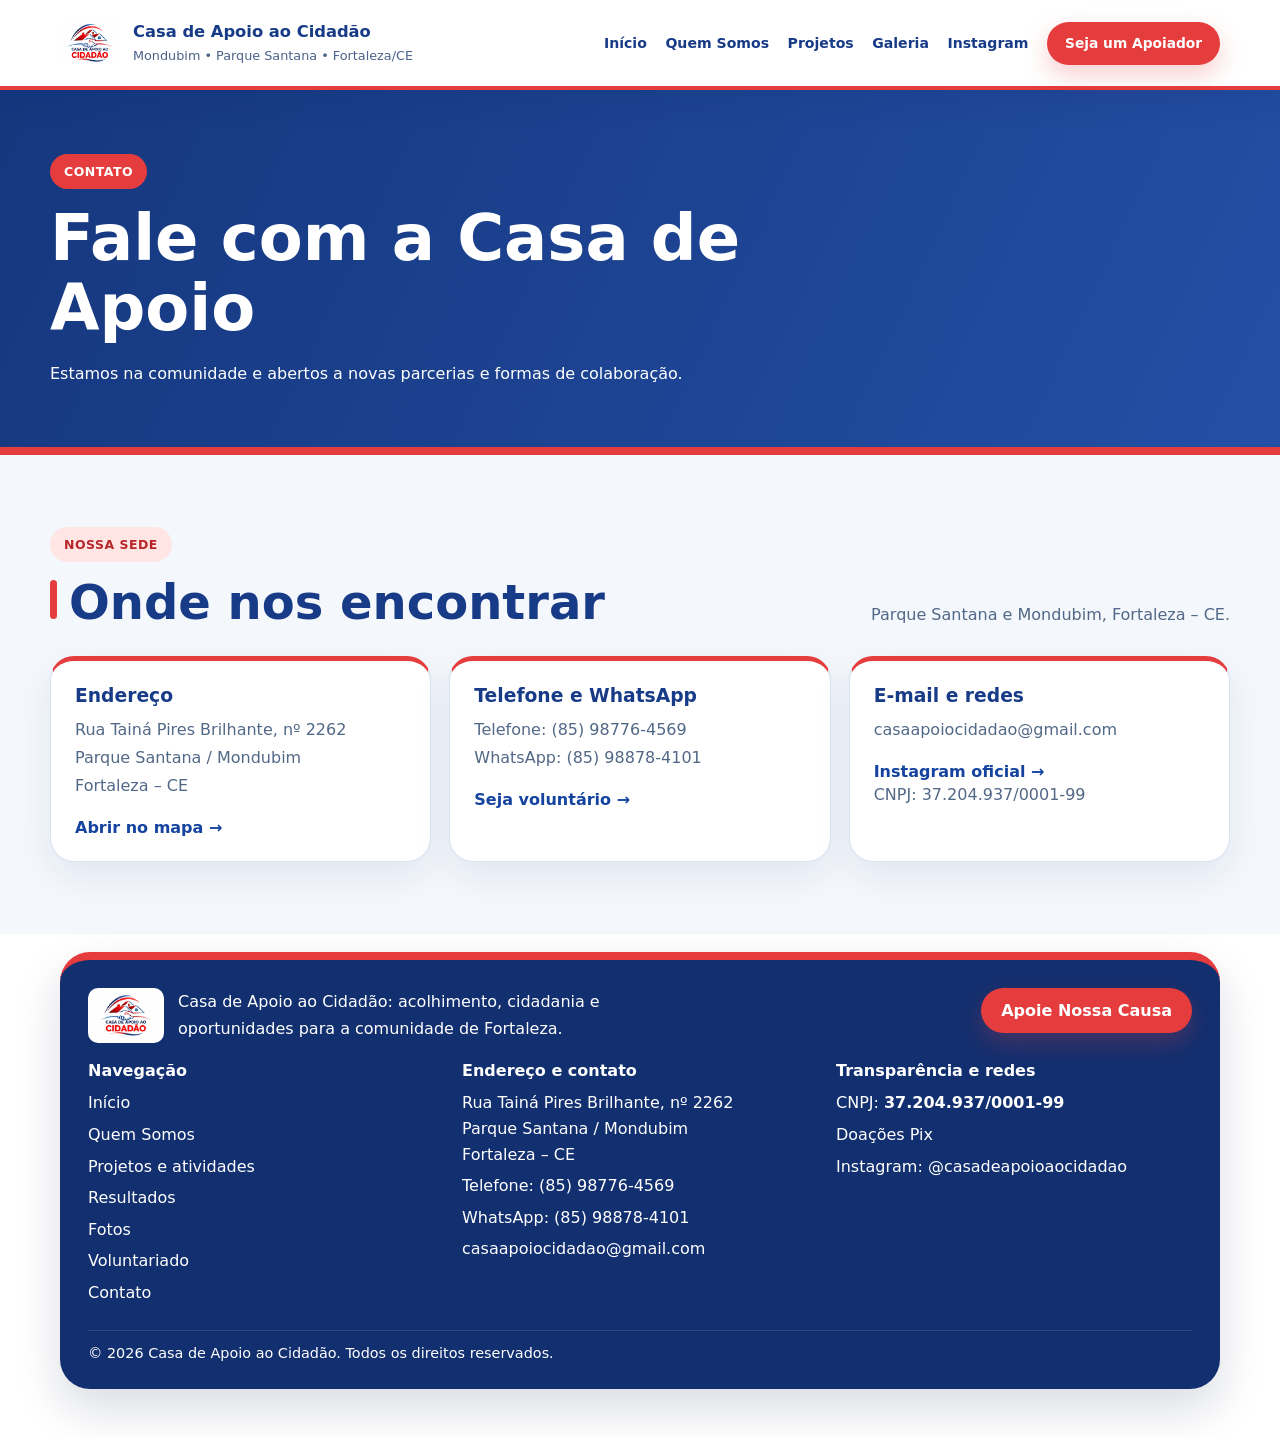
<file: contato.html>
<!DOCTYPE html>

<html lang="pt-BR"><head><meta charset="utf-8"/><meta http-equiv="Content-Security-Policy" content="default-src 'none'; base-uri 'self'; object-src 'none'; frame-src 'none'; form-action 'none'; script-src 'self'; style-src 'self' 'unsafe-inline' https://fonts.googleapis.com; font-src 'self' https://fonts.gstatic.com; img-src 'self' data:; connect-src 'none'; media-src 'self'; manifest-src 'self'; upgrade-insecure-requests"><meta content="width=device-width,initial-scale=1.0" name="viewport"/><meta name="description" content="Endereço, telefone e redes da Casa de Apoio ao Cidadão."/><title>Contato | Casa de Apoio ao Cidadão</title><link href="https://fonts.googleapis.com" rel="preconnect"/><link crossorigin="" href="https://fonts.gstatic.com" rel="preconnect"/><link href="https://fonts.googleapis.com/css2?family=Inter:wght@400;500;600;700;800&amp;display=swap" rel="stylesheet"/><link rel="stylesheet" href="assets/css/index.css"><link rel="stylesheet" href="assets/css/site-menu.css"><link rel="stylesheet" href="assets/css/layout-unificado.css">
<link rel="stylesheet" href="assets/css/rodape-padrao.css"><link rel="icon" type="image/svg+xml" href="favicon-quadrado.svg"><link rel="shortcut icon" href="favicon-quadrado.svg"></head>
<body class="inner-page"><header class="header site-header"><div class="container header-inner site-header-inner"><a class="brand site-brand" href="index.html"><img alt="Logo Casa de Apoio ao Cidadão" src="[data-uri]"/><div><div class="brand-title">Casa de Apoio ao Cidadão</div><div class="brand-sub">Mondubim • Parque Santana • Fortaleza/CE</div></div></a><button aria-controls="main-navigation" aria-expanded="false" aria-label="Abrir menu" class="nav-toggle site-menu-toggle" type="button">☰</button><nav class="nav site-nav" id="main-navigation" aria-label="Navegação principal"><a href="index.html">Início</a><a href="quem-somos.html">Quem Somos</a><a href="atividades.html">Projetos</a><a href="album.html">Galeria</a><a href="https://www.instagram.com/casadeapoioaocidadao" target="_blank" rel="noopener noreferrer" aria-label="Instagram da Casa de Apoio ao Cidadão (abre em nova aba)">Instagram</a><a href="apoiador.html" class="btn btn-primary site-cta">Seja um Apoiador</a></nav></div></header><main><section class="page-hero"><div class="container"><span class="eyebrow">CONTATO</span><h1>Fale com a Casa de Apoio</h1><p>Estamos na comunidade e abertos a novas parcerias e formas de colaboração.</p></div></section><section class="section page-content"><div class="container"><div class="section-head"><div><span class="light-eyebrow">NOSSA SEDE</span><h2>Onde nos encontrar</h2></div><p>Parque Santana e Mondubim, Fortaleza – CE.</p></div><div class="cards3"><article class="area-card"><h3>Endereço</h3><p>Rua Tainá Pires Brilhante, nº 2262<br>Parque Santana / Mondubim<br>Fortaleza – CE</p><a class="card-link" href="https://www.google.com/maps/search/?api=1&amp;query=Rua+Tain%C3%A1+Pires+Brilhante+2262+Fortaleza+CE" target="_blank" rel="noopener noreferrer">Abrir no mapa →</a></article>
<article class="area-card"><h3>Telefone e WhatsApp</h3><p><a href="tel:+5585987764569">Telefone: (85) 98776-4569</a><br><a href="https://wa.me/5585988784101" rel="noopener noreferrer" target="_blank">WhatsApp: (85) 98878-4101</a></p><a class="card-link" href="voluntariado.html">Seja voluntário →</a></article>
<article class="area-card"><h3>E-mail e redes</h3><p><a href="mailto:casaapoiocidadao@gmail.com">casaapoiocidadao@gmail.com</a></p><a class="card-link" href="https://www.instagram.com/casadeapoioaocidadao" target="_blank" rel="noopener noreferrer">Instagram oficial →</a><p>CNPJ: 37.204.937/0001-99</p></article></div></div></section></main><footer class="footer"><div class="container footer-card reveal"><div class="footer-top"><div class="footer-brand"><img alt="Logo Casa de Apoio" src="[data-uri]"/><p>Casa de Apoio ao Cidadão: acolhimento, cidadania e oportunidades para a comunidade de Fortaleza.</p></div><a class="btn btn-primary" href="apoiador.html">Apoie Nossa Causa</a></div><div class="footer-links"><div><h4>Navegação</h4><a href="index.html">Início</a><a href="quem-somos.html">Quem Somos</a><a href="atividades.html">Projetos e atividades</a><a href="resultados.html">Resultados</a><a href="album.html">Fotos</a><a href="voluntariado.html">Voluntariado</a><a href="contato.html">Contato</a></div><div><h4>Endereço e contato</h4><p>Rua Tainá Pires Brilhante, nº 2262<br>Parque Santana / Mondubim<br>Fortaleza – CE</p><a href="tel:+5585987764569">Telefone: (85) 98776-4569</a><a href="https://wa.me/5585988784101" target="_blank" rel="noopener noreferrer">WhatsApp: (85) 98878-4101</a><a href="mailto:casaapoiocidadao@gmail.com">casaapoiocidadao@gmail.com</a></div><div><h4>Transparência e redes</h4><p>CNPJ: <strong>37.204.937/0001-99</strong></p><a href="apoiador.html">Doações Pix</a><a href="https://www.instagram.com/casadeapoioaocidadao" target="_blank" rel="noopener noreferrer">Instagram: @casadeapoioaocidadao</a></div></div><div class="foot-note">© 2026 Casa de Apoio ao Cidadão. Todos os direitos reservados.</div></div></footer><script defer src="assets/js/index.js"></script><script defer src="assets/js/site-menu.js"></script></body></html>
</file>
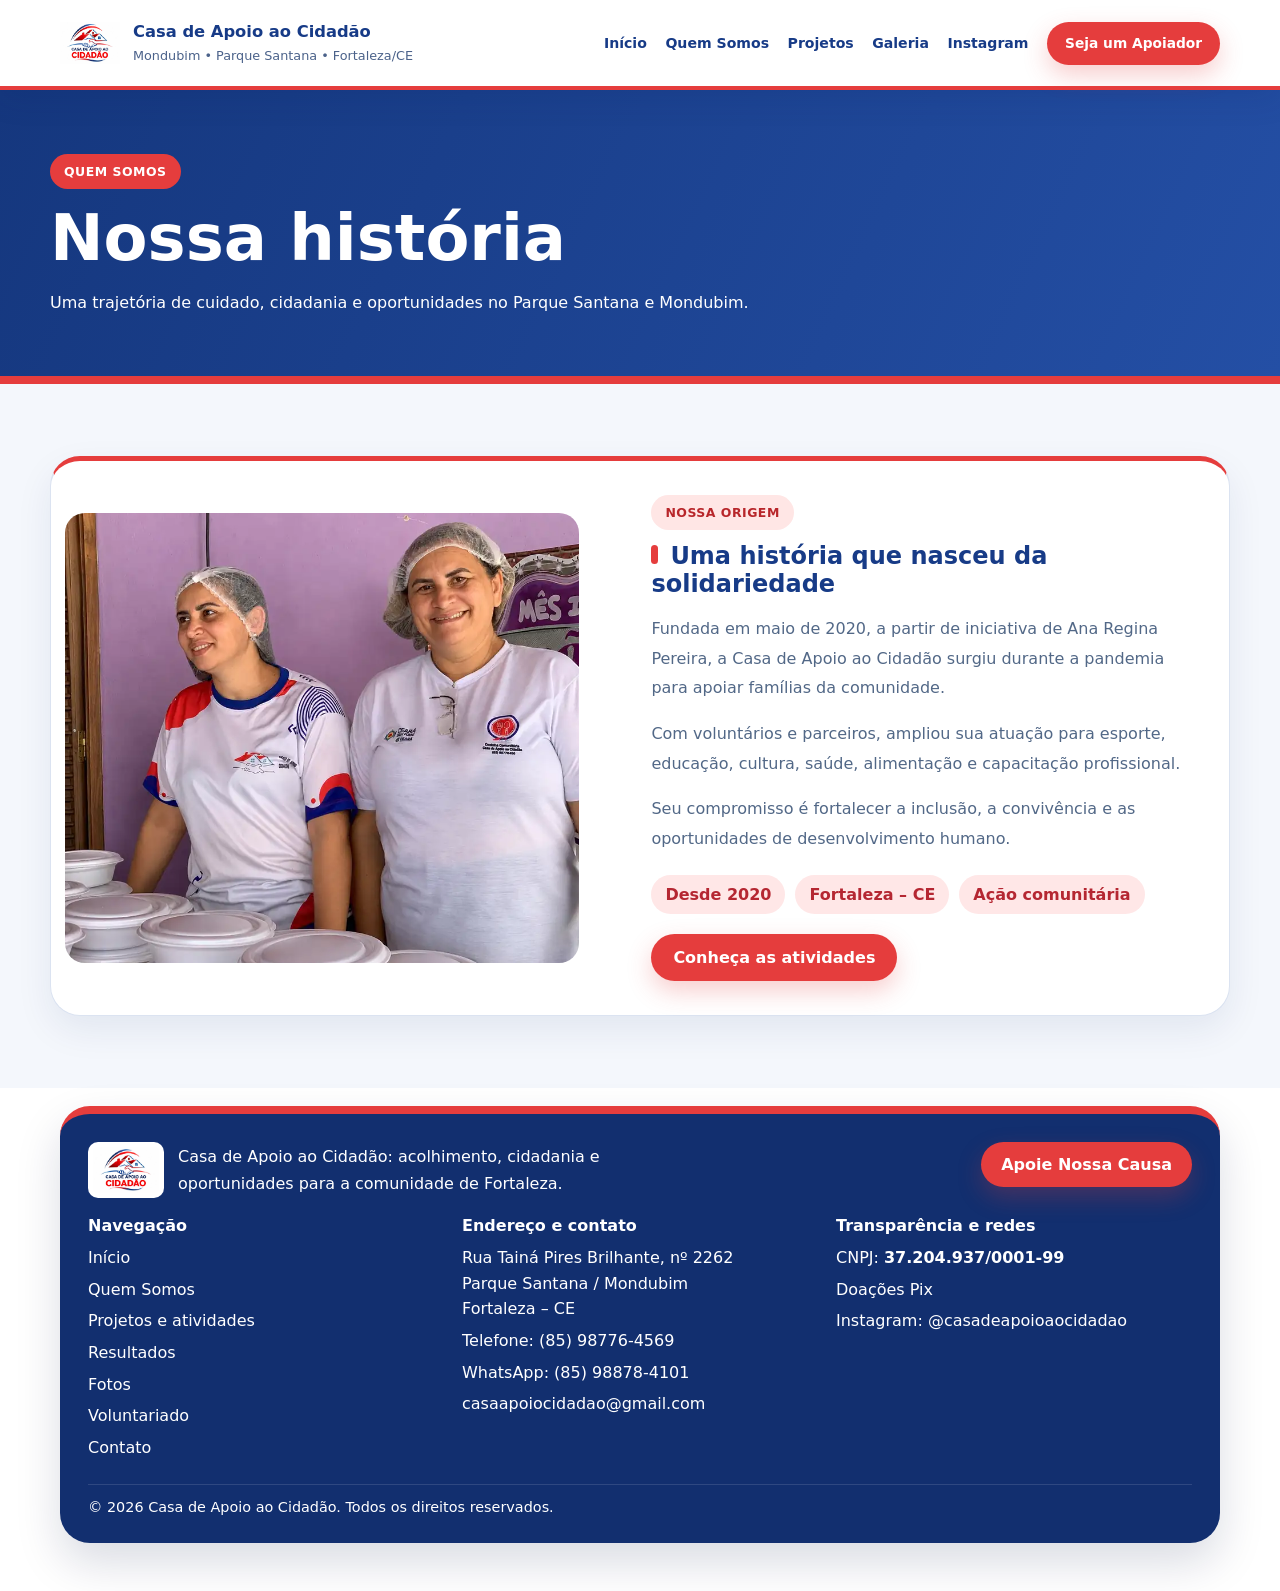
<file: quem-somos.html>
<!DOCTYPE html>

<html lang="pt-BR"><head><meta charset="utf-8"/><meta http-equiv="Content-Security-Policy" content="default-src 'none'; base-uri 'self'; object-src 'none'; frame-src 'none'; form-action 'none'; script-src 'self'; style-src 'self' 'unsafe-inline' https://fonts.googleapis.com; font-src 'self' https://fonts.gstatic.com; img-src 'self' data:; connect-src 'none'; media-src 'self'; manifest-src 'self'; upgrade-insecure-requests"><meta content="width=device-width,initial-scale=1.0" name="viewport"/><meta name="description" content="História da Casa de Apoio ao Cidadão em Fortaleza."/><title>Quem Somos | Casa de Apoio ao Cidadão</title><link href="https://fonts.googleapis.com" rel="preconnect"/><link crossorigin="" href="https://fonts.gstatic.com" rel="preconnect"/><link href="https://fonts.googleapis.com/css2?family=Inter:wght@400;500;600;700;800&amp;display=swap" rel="stylesheet"/><link rel="stylesheet" href="assets/css/index.css"><link rel="stylesheet" href="assets/css/site-menu.css">
<link rel="stylesheet" href="assets/css/layout-unificado.css"><link rel="stylesheet" href="assets/css/rodape-padrao.css"><link rel="icon" type="image/svg+xml" href="favicon-quadrado.svg"><link rel="shortcut icon" href="favicon-quadrado.svg"></head>
<body class="inner-page"><header class="header site-header"><div class="container header-inner site-header-inner"><a class="brand site-brand" href="index.html"><img alt="Logo Casa de Apoio ao Cidadão" src="[data-uri]"/><div><div class="brand-title">Casa de Apoio ao Cidadão</div><div class="brand-sub">Mondubim • Parque Santana • Fortaleza/CE</div></div></a><button aria-controls="main-navigation" aria-expanded="false" aria-label="Abrir menu" class="nav-toggle site-menu-toggle" type="button">☰</button><nav class="nav site-nav" id="main-navigation" aria-label="Navegação principal"><a href="index.html">Início</a><a href="quem-somos.html" aria-current="page">Quem Somos</a><a href="atividades.html">Projetos</a><a href="album.html">Galeria</a><a href="https://www.instagram.com/casadeapoioaocidadao" target="_blank" rel="noopener noreferrer" aria-label="Instagram da Casa de Apoio ao Cidadão (abre em nova aba)">Instagram</a><a href="apoiador.html" class="btn btn-primary site-cta">Seja um Apoiador</a></nav></div></header><main><section class="page-hero"><div class="container"><span class="eyebrow">QUEM SOMOS</span><h1>Nossa história</h1><p>Uma trajetória de cuidado, cidadania e oportunidades no Parque Santana e Mondubim.</p></div></section><section class="section page-content"><div class="container panel about-grid"><div class="about-media"><img src="assets/images/quem-somos-cozinha-comunitaria.webp" alt="Voluntárias na cozinha comunitária da Casa de Apoio ao Cidadão" decoding="async"></div><div class="about-copy"><span class="light-eyebrow">NOSSA ORIGEM</span><h2>Uma história que nasceu da solidariedade</h2><p>Fundada em maio de 2020, a partir de iniciativa de Ana Regina Pereira, a Casa de Apoio ao Cidadão surgiu durante a pandemia para apoiar famílias da comunidade.</p><p>Com voluntários e parceiros, ampliou sua atuação para esporte, educação, cultura, saúde, alimentação e capacitação profissional.</p><p>Seu compromisso é fortalecer a inclusão, a convivência e as oportunidades de desenvolvimento humano.</p><div class="chips"><span class="chip">Desde 2020</span><span class="chip">Fortaleza – CE</span><span class="chip">Ação comunitária</span></div><a href="atividades.html" class="btn btn-primary" style="margin-top:20px">Conheça as atividades</a></div></div></section></main><footer class="footer"><div class="container footer-card reveal"><div class="footer-top"><div class="footer-brand"><img alt="Logo Casa de Apoio" src="[data-uri]"/><p>Casa de Apoio ao Cidadão: acolhimento, cidadania e oportunidades para a comunidade de Fortaleza.</p></div><a class="btn btn-primary" href="apoiador.html">Apoie Nossa Causa</a></div><div class="footer-links"><div><h4>Navegação</h4><a href="index.html">Início</a><a href="quem-somos.html">Quem Somos</a><a href="atividades.html">Projetos e atividades</a><a href="resultados.html">Resultados</a><a href="album.html">Fotos</a><a href="voluntariado.html">Voluntariado</a><a href="contato.html">Contato</a></div><div><h4>Endereço e contato</h4><p>Rua Tainá Pires Brilhante, nº 2262<br>Parque Santana / Mondubim<br>Fortaleza – CE</p><a href="tel:+5585987764569">Telefone: (85) 98776-4569</a><a href="https://wa.me/5585988784101" target="_blank" rel="noopener noreferrer">WhatsApp: (85) 98878-4101</a><a href="mailto:casaapoiocidadao@gmail.com">casaapoiocidadao@gmail.com</a></div><div><h4>Transparência e redes</h4><p>CNPJ: <strong>37.204.937/0001-99</strong></p><a href="apoiador.html">Doações Pix</a><a href="https://www.instagram.com/casadeapoioaocidadao" target="_blank" rel="noopener noreferrer">Instagram: @casadeapoioaocidadao</a></div></div><div class="foot-note">© 2026 Casa de Apoio ao Cidadão. Todos os direitos reservados.</div></div></footer><script defer src="assets/js/index.js"></script><script defer src="assets/js/site-menu.js"></script></body></html>
</file>
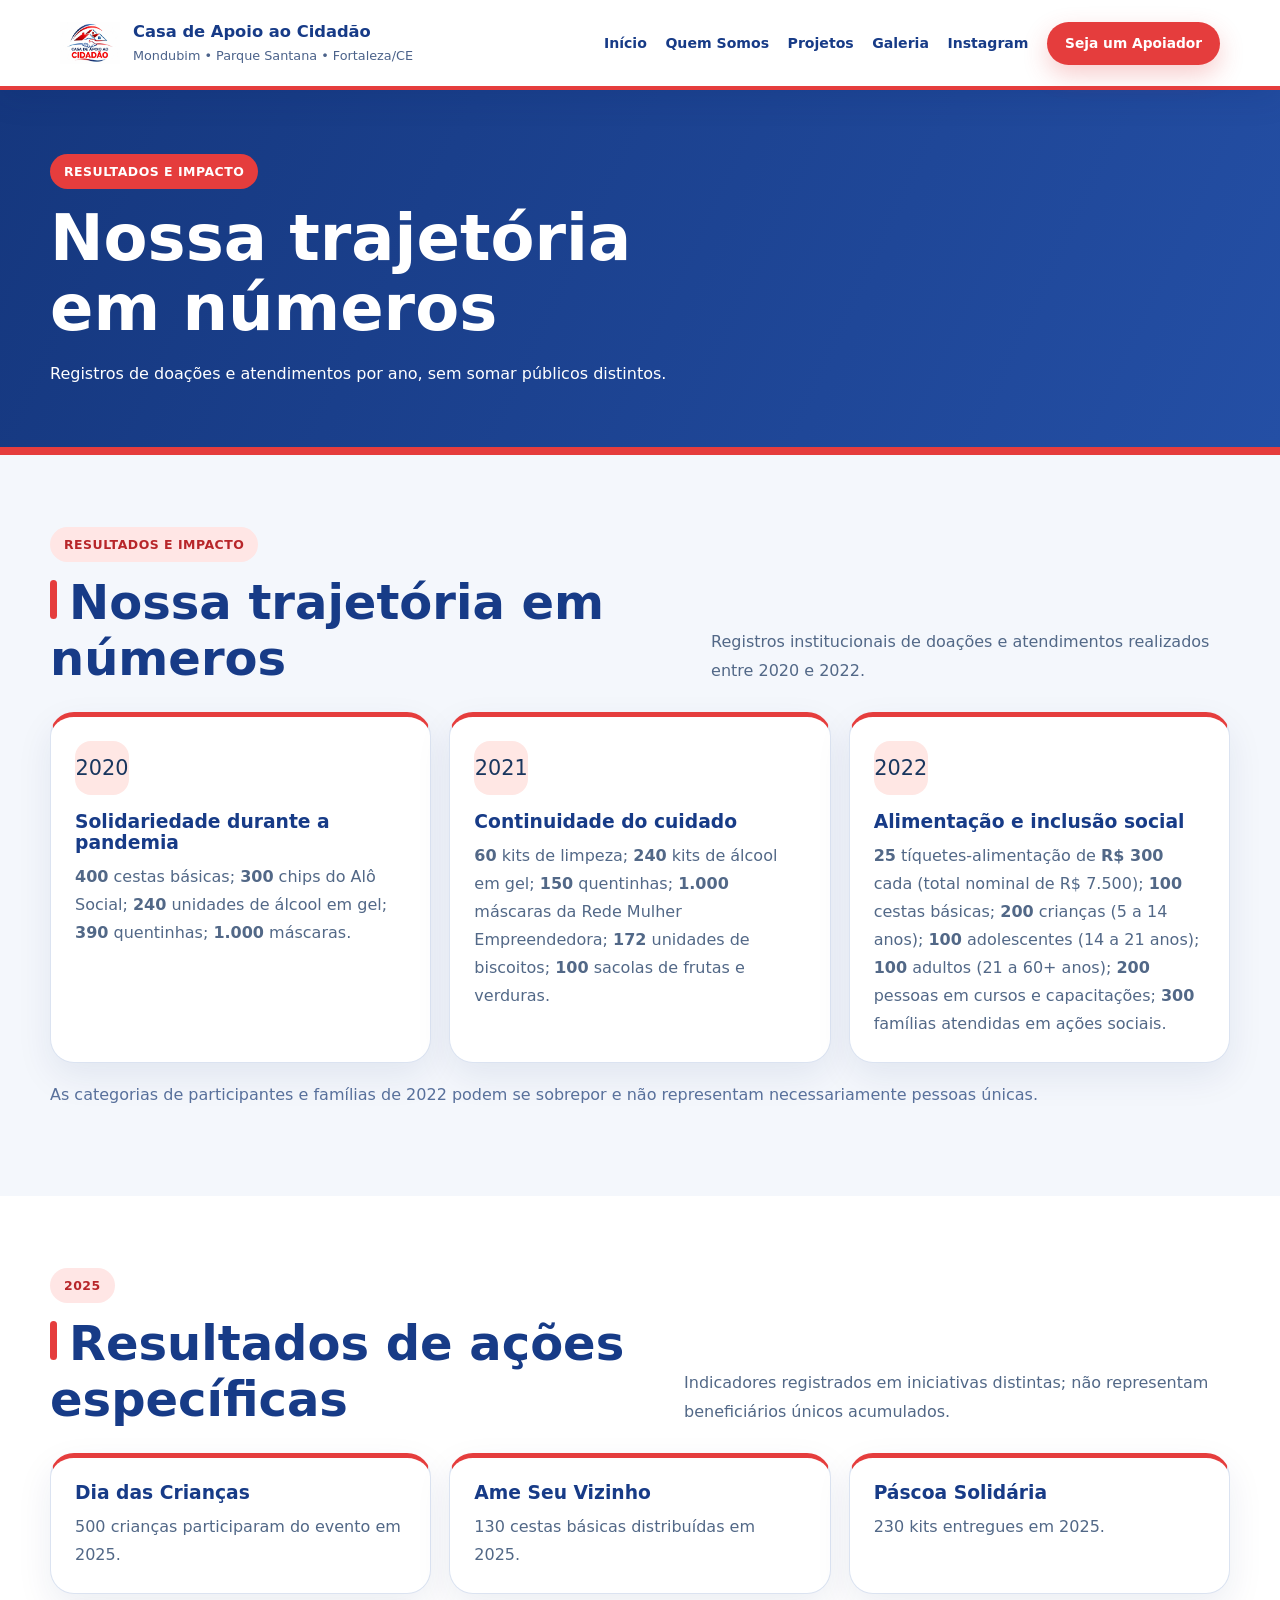
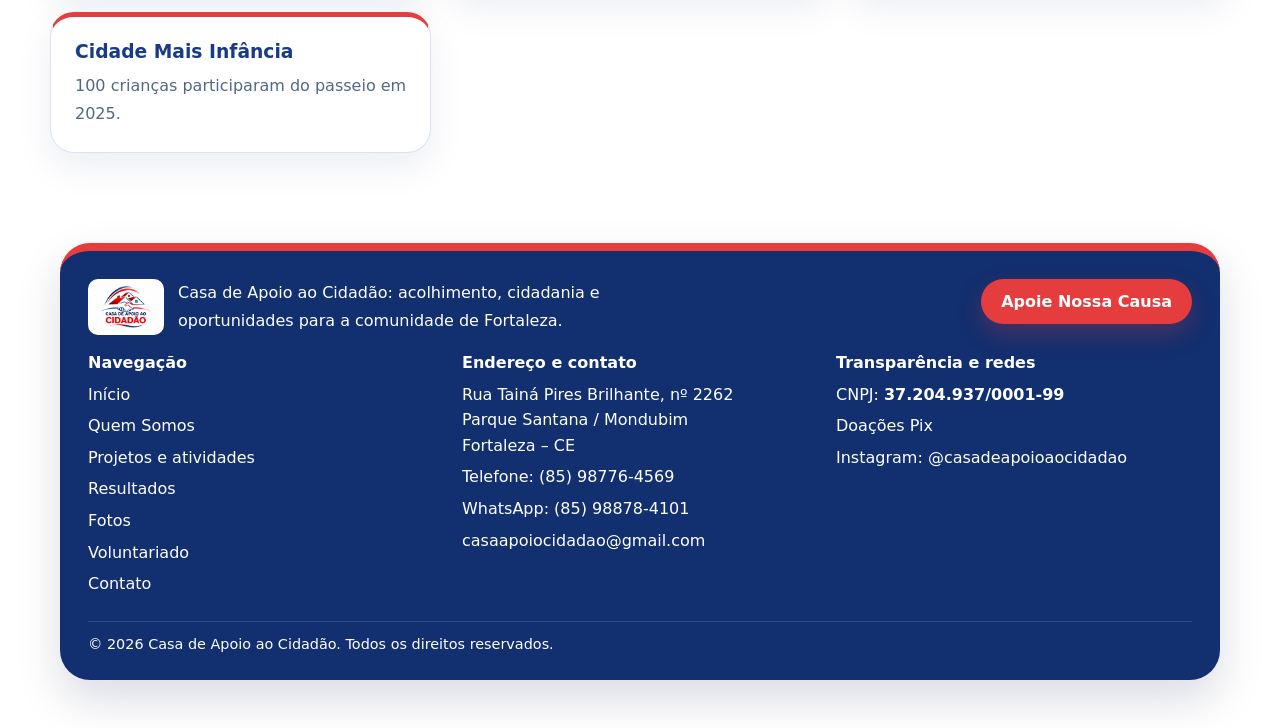
<file: resultados.html>
<!DOCTYPE html>

<html lang="pt-BR"><head><meta charset="utf-8"/><meta http-equiv="Content-Security-Policy" content="default-src 'none'; base-uri 'self'; object-src 'none'; frame-src 'none'; form-action 'none'; script-src 'self'; style-src 'self' 'unsafe-inline' https://fonts.googleapis.com; font-src 'self' https://fonts.gstatic.com; img-src 'self' data:; connect-src 'none'; media-src 'self'; manifest-src 'self'; upgrade-insecure-requests"><meta content="width=device-width,initial-scale=1.0" name="viewport"/><meta name="description" content="Histórico das doações e ações da Casa de Apoio ao Cidadão."/><title>Resultados | Casa de Apoio ao Cidadão</title><link href="https://fonts.googleapis.com" rel="preconnect"/><link crossorigin="" href="https://fonts.gstatic.com" rel="preconnect"/><link href="https://fonts.googleapis.com/css2?family=Inter:wght@400;500;600;700;800&amp;display=swap" rel="stylesheet"/><link rel="stylesheet" href="assets/css/index.css"><link rel="stylesheet" href="assets/css/site-menu.css">
<link rel="stylesheet" href="assets/css/layout-unificado.css"><link rel="stylesheet" href="assets/css/rodape-padrao.css"><link rel="icon" type="image/svg+xml" href="favicon-quadrado.svg"><link rel="shortcut icon" href="favicon-quadrado.svg"></head>
<body class="inner-page"><header class="header site-header"><div class="container header-inner site-header-inner"><a class="brand site-brand" href="index.html"><img alt="Logo Casa de Apoio ao Cidadão" src="[data-uri]"/><div><div class="brand-title">Casa de Apoio ao Cidadão</div><div class="brand-sub">Mondubim • Parque Santana • Fortaleza/CE</div></div></a><button aria-controls="main-navigation" aria-expanded="false" aria-label="Abrir menu" class="nav-toggle site-menu-toggle" type="button">☰</button><nav class="nav site-nav" id="main-navigation" aria-label="Navegação principal"><a href="index.html">Início</a><a href="quem-somos.html">Quem Somos</a><a href="atividades.html">Projetos</a><a href="album.html">Galeria</a><a href="https://www.instagram.com/casadeapoioaocidadao" target="_blank" rel="noopener noreferrer" aria-label="Instagram da Casa de Apoio ao Cidadão (abre em nova aba)">Instagram</a><a href="apoiador.html" class="btn btn-primary site-cta">Seja um Apoiador</a></nav></div></header><main><section class="page-hero"><div class="container"><span class="eyebrow">RESULTADOS E IMPACTO</span><h1>Nossa trajetória em números</h1><p>Registros de doações e atendimentos por ano, sem somar públicos distintos.</p></div></section><section class="section page-content"><div class="container"><div class="section-head reveal"><div><span class="light-eyebrow">RESULTADOS E IMPACTO</span><h2>Nossa trajetória em números</h2></div><p>Registros institucionais de doações e atendimentos realizados entre 2020 e 2022.</p></div><div class="cards3"><article class="area-card reveal"><div class="area-icon">2020</div><h3>Solidariedade durante a pandemia</h3><p><strong>400</strong> cestas básicas; <strong>300</strong> chips do Alô Social; <strong>240</strong> unidades de álcool em gel; <strong>390</strong> quentinhas; <strong>1.000</strong> máscaras.</p></article><article class="area-card reveal"><div class="area-icon">2021</div><h3>Continuidade do cuidado</h3><p><strong>60</strong> kits de limpeza; <strong>240</strong> kits de álcool em gel; <strong>150</strong> quentinhas; <strong>1.000</strong> máscaras da Rede Mulher Empreendedora; <strong>172</strong> unidades de biscoitos; <strong>100</strong> sacolas de frutas e verduras.</p></article><article class="area-card reveal"><div class="area-icon">2022</div><h3>Alimentação e inclusão social</h3><p><strong>25</strong> tíquetes-alimentação de <strong>R$ 300</strong> cada (total nominal de R$ 7.500); <strong>100</strong> cestas básicas; <strong>200</strong> crianças (5 a 14 anos); <strong>100</strong> adolescentes (14 a 21 anos); <strong>100</strong> adultos (21 a 60+ anos); <strong>200</strong> pessoas em cursos e capacitações; <strong>300</strong> famílias atendidas em ações sociais.</p></article></div><p style="margin-top:18px;color:#58709b;line-height:1.7">As categorias de participantes e famílias de 2022 podem se sobrepor e não representam necessariamente pessoas únicas.</p></div></section><section class="section page-content"><div class="container"><div class="section-head"><div><span class="light-eyebrow">2025</span><h2>Resultados de ações específicas</h2></div><p>Indicadores registrados em iniciativas distintas; não representam beneficiários únicos acumulados.</p></div><div class="cards3"><article class="area-card"><h3>Dia das Crianças</h3><p>500 crianças participaram do evento em 2025.</p></article><article class="area-card"><h3>Ame Seu Vizinho</h3><p>130 cestas básicas distribuídas em 2025.</p></article><article class="area-card"><h3>Páscoa Solidária</h3><p>230 kits entregues em 2025.</p></article><article class="area-card"><h3>Cidade Mais Infância</h3><p>100 crianças participaram do passeio em 2025.</p></article></div></div></section></main><footer class="footer"><div class="container footer-card reveal"><div class="footer-top"><div class="footer-brand"><img alt="Logo Casa de Apoio" src="[data-uri]"/><p>Casa de Apoio ao Cidadão: acolhimento, cidadania e oportunidades para a comunidade de Fortaleza.</p></div><a class="btn btn-primary" href="apoiador.html">Apoie Nossa Causa</a></div><div class="footer-links"><div><h4>Navegação</h4><a href="index.html">Início</a><a href="quem-somos.html">Quem Somos</a><a href="atividades.html">Projetos e atividades</a><a href="resultados.html">Resultados</a><a href="album.html">Fotos</a><a href="voluntariado.html">Voluntariado</a><a href="contato.html">Contato</a></div><div><h4>Endereço e contato</h4><p>Rua Tainá Pires Brilhante, nº 2262<br>Parque Santana / Mondubim<br>Fortaleza – CE</p><a href="tel:+5585987764569">Telefone: (85) 98776-4569</a><a href="https://wa.me/5585988784101" target="_blank" rel="noopener noreferrer">WhatsApp: (85) 98878-4101</a><a href="mailto:casaapoiocidadao@gmail.com">casaapoiocidadao@gmail.com</a></div><div><h4>Transparência e redes</h4><p>CNPJ: <strong>37.204.937/0001-99</strong></p><a href="apoiador.html">Doações Pix</a><a href="https://www.instagram.com/casadeapoioaocidadao" target="_blank" rel="noopener noreferrer">Instagram: @casadeapoioaocidadao</a></div></div><div class="foot-note">© 2026 Casa de Apoio ao Cidadão. Todos os direitos reservados.</div></div></footer><script defer src="assets/js/index.js"></script><script defer src="assets/js/site-menu.js"></script></body></html>
</file>
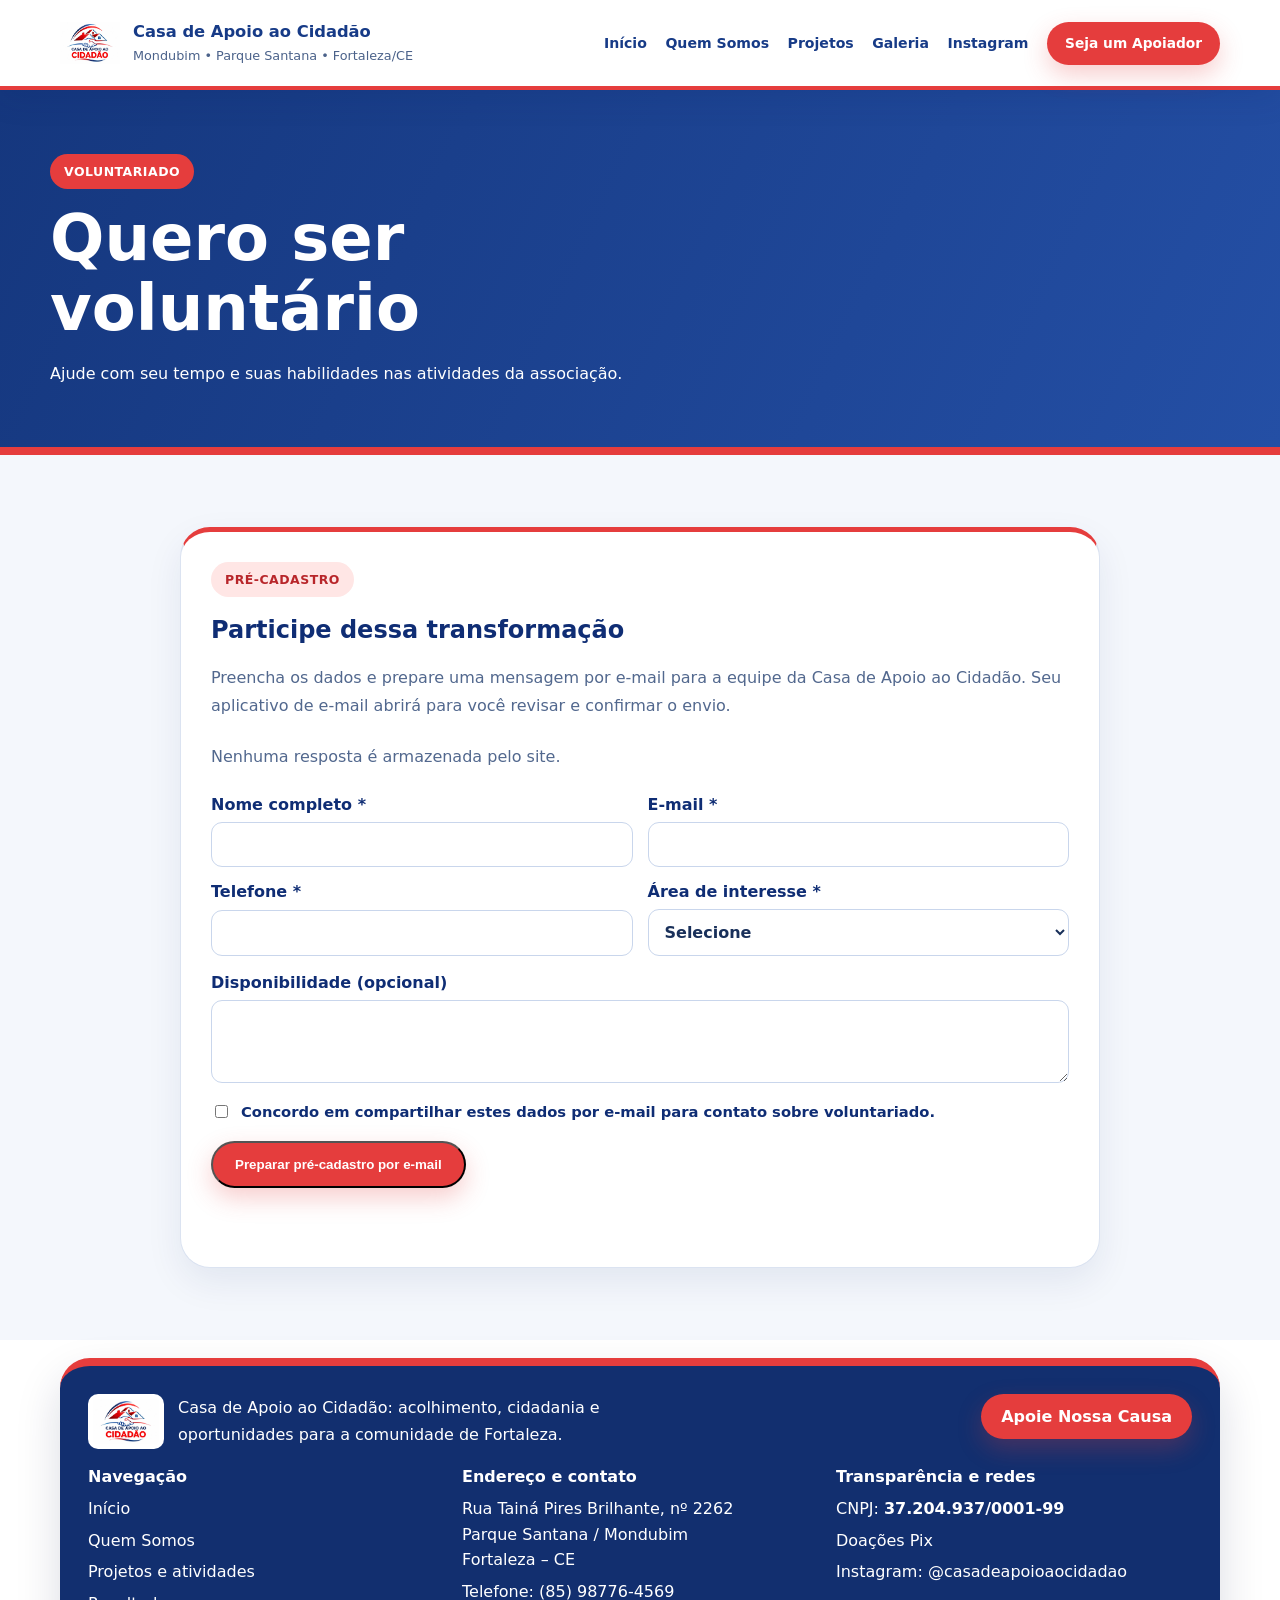
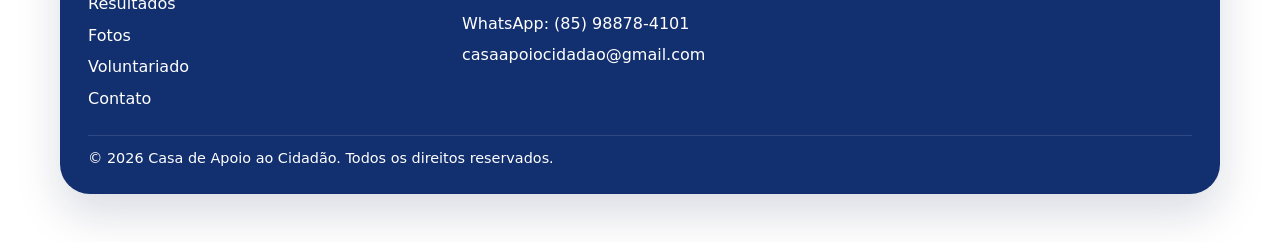
<file: voluntariado.html>
<!DOCTYPE html>

<html lang="pt-BR"><head><meta charset="utf-8"/><meta http-equiv="Content-Security-Policy" content="default-src 'none'; base-uri 'self'; object-src 'none'; frame-src 'none'; form-action 'none'; script-src 'self'; style-src 'self' 'unsafe-inline' https://fonts.googleapis.com; font-src 'self' https://fonts.gstatic.com; img-src 'self' data:; connect-src 'none'; media-src 'self'; manifest-src 'self'; upgrade-insecure-requests"><meta content="width=device-width,initial-scale=1.0" name="viewport"/><meta name="description" content="Pré-cadastro para voluntariado na Casa de Apoio ao Cidadão."/><title>Voluntariado | Casa de Apoio ao Cidadão</title><link href="https://fonts.googleapis.com" rel="preconnect"/><link crossorigin="" href="https://fonts.gstatic.com" rel="preconnect"/><link href="https://fonts.googleapis.com/css2?family=Inter:wght@400;500;600;700;800&amp;display=swap" rel="stylesheet"/><link rel="stylesheet" href="assets/css/index.css"><link rel="stylesheet" href="assets/css/site-menu.css">
<link rel="stylesheet" href="assets/css/layout-unificado.css"><link rel="stylesheet" href="assets/css/rodape-padrao.css"><link rel="icon" type="image/svg+xml" href="favicon-quadrado.svg"><link rel="shortcut icon" href="favicon-quadrado.svg"></head>
<body class="inner-page"><header class="header site-header"><div class="container header-inner site-header-inner"><a class="brand site-brand" href="index.html"><img alt="Logo Casa de Apoio ao Cidadão" src="[data-uri]"/><div><div class="brand-title">Casa de Apoio ao Cidadão</div><div class="brand-sub">Mondubim • Parque Santana • Fortaleza/CE</div></div></a><button aria-controls="main-navigation" aria-expanded="false" aria-label="Abrir menu" class="nav-toggle site-menu-toggle" type="button">☰</button><nav class="nav site-nav" id="main-navigation" aria-label="Navegação principal"><a href="index.html">Início</a><a href="quem-somos.html">Quem Somos</a><a href="atividades.html">Projetos</a><a href="album.html">Galeria</a><a href="https://www.instagram.com/casadeapoioaocidadao" target="_blank" rel="noopener noreferrer" aria-label="Instagram da Casa de Apoio ao Cidadão (abre em nova aba)">Instagram</a><a href="apoiador.html" class="btn btn-primary site-cta">Seja um Apoiador</a></nav></div></header><main><section class="page-hero"><div class="container"><span class="eyebrow">VOLUNTARIADO</span><h1>Quero ser voluntário</h1><p>Ajude com seu tempo e suas habilidades nas atividades da associação.</p></div></section><section class="section page-content"><div class="container panel volunteer-panel"><span class="light-eyebrow">PRÉ-CADASTRO</span><h2>Participe dessa transformação</h2><p>Preencha os dados e prepare uma mensagem por e-mail para a equipe da Casa de Apoio ao Cidadão. Seu aplicativo de e-mail abrirá para você revisar e confirmar o envio.</p><p class="help-note">Nenhuma resposta é armazenada pelo site.</p>
<form id="volunteer-form" class="volunteer-form"><div class="form-grid"><label>Nome completo *<input name="nome" required maxlength="100" autocomplete="name"></label><label>E-mail *<input type="email" name="email" required maxlength="150" autocomplete="email"></label><label>Telefone *<input type="tel" name="telefone" required maxlength="30" autocomplete="tel"></label><label>Área de interesse *<select name="area" required><option value="">Selecione</option><option>Esporte</option><option>Nutrição e doações</option><option>Eventos</option><option>Educação</option><option>Outras atividades</option></select></label></div><label>Disponibilidade (opcional)<textarea name="disponibilidade" maxlength="500" rows="3"></textarea></label>
<label class="consent"><input type="checkbox" required> Concordo em compartilhar estes dados por e-mail para contato sobre voluntariado.</label><button type="submit" class="btn btn-primary">Preparar pré-cadastro por e-mail</button><p id="volunteer-status" aria-live="polite" role="status"></p></form></div></section></main><footer class="footer"><div class="container footer-card reveal"><div class="footer-top"><div class="footer-brand"><img alt="Logo Casa de Apoio" src="[data-uri]"/><p>Casa de Apoio ao Cidadão: acolhimento, cidadania e oportunidades para a comunidade de Fortaleza.</p></div><a class="btn btn-primary" href="apoiador.html">Apoie Nossa Causa</a></div><div class="footer-links"><div><h4>Navegação</h4><a href="index.html">Início</a><a href="quem-somos.html">Quem Somos</a><a href="atividades.html">Projetos e atividades</a><a href="resultados.html">Resultados</a><a href="album.html">Fotos</a><a href="voluntariado.html">Voluntariado</a><a href="contato.html">Contato</a></div><div><h4>Endereço e contato</h4><p>Rua Tainá Pires Brilhante, nº 2262<br>Parque Santana / Mondubim<br>Fortaleza – CE</p><a href="tel:+5585987764569">Telefone: (85) 98776-4569</a><a href="https://wa.me/5585988784101" target="_blank" rel="noopener noreferrer">WhatsApp: (85) 98878-4101</a><a href="mailto:casaapoiocidadao@gmail.com">casaapoiocidadao@gmail.com</a></div><div><h4>Transparência e redes</h4><p>CNPJ: <strong>37.204.937/0001-99</strong></p><a href="apoiador.html">Doações Pix</a><a href="https://www.instagram.com/casadeapoioaocidadao" target="_blank" rel="noopener noreferrer">Instagram: @casadeapoioaocidadao</a></div></div><div class="foot-note">© 2026 Casa de Apoio ao Cidadão. Todos os direitos reservados.</div></div></footer><script defer src="assets/js/index.js"></script><script defer src="assets/js/voluntariado.js"></script><script defer src="assets/js/site-menu.js"></script></body></html>
</file>
<file: assets/css/index.css>
:root{--blue:#0f2d74;--blue2:#193f9c;--red:#e6483c;--red2:#ff6657;--muted:#58709b;--shadow:0 24px 60px rgba(6,22,64,.24)}
*{box-sizing:border-box}html{scroll-behavior:smooth}body{margin:0;font-family:Inter,system-ui,sans-serif;background:linear-gradient(180deg,#0f2d74 0%,#143684 26%,#eff4ff 26%,#f6f9ff 100%);color:#19305a}a{text-decoration:none;color:inherit}img{max-width:100%;display:block}.container{width:min(1180px,calc(100% - 32px));margin:0 auto}.header{position:sticky;top:0;z-index:30;background:rgba(9,24,62,.78);backdrop-filter:blur(14px);border-bottom:1px solid rgba(255,255,255,.08)}.header-inner{display:flex;justify-content:space-between;align-items:center;gap:20px;padding:12px 0}.brand{display:flex;align-items:center;gap:14px}.brand img{width:70px;height:50px;object-fit:contain;background:#fff;border-radius:10px;padding:4px}.brand-title{font-size:1.02rem;font-weight:800;color:#fff}.brand-sub{font-size:.82rem;color:rgba(255,255,255,.75)}.nav{display:flex;gap:18px;align-items:center;flex-wrap:wrap}.nav a{font-weight:700;color:#fff;opacity:.95}.btn{display:inline-flex;align-items:center;justify-content:center;padding:14px 22px;border-radius:999px;font-weight:800;transition:.25s ease;cursor:pointer}.btn-primary{background:linear-gradient(90deg,var(--red),var(--red2));color:#fff;box-shadow:0 18px 38px rgba(230,72,60,.28)}.btn-secondary{background:#fff;color:var(--blue)}.btn:hover{transform:translateY(-2px)}.section{padding:72px 0}.eyebrow{display:inline-block;padding:10px 14px;border-radius:999px;background:rgba(255,255,255,.14);color:#fff;font-weight:800;font-size:.78rem;letter-spacing:.04em}.light-eyebrow{display:inline-block;padding:10px 14px;border-radius:999px;background:#e6efff;color:var(--blue);font-weight:800;font-size:.78rem;letter-spacing:.04em}.section-head{display:flex;justify-content:space-between;gap:24px;align-items:end;margin-bottom:26px}.section-head h2{margin:12px 0 0;font-size:clamp(1.9rem,4vw,3rem);color:var(--blue)}.section-head p{margin:0;max-width:56ch;line-height:1.8;color:var(--muted)}.reveal{opacity:0;transform:translateY(24px);transition:opacity .75s ease, transform .75s ease}.reveal.show{opacity:1;transform:none}
.hero{padding:36px 0 80px;color:#fff}.hero-grid{display:grid;grid-template-columns:1.02fr .98fr;gap:30px;align-items:center}.hero-copy h1{margin:16px 0 16px;font-size:clamp(2.5rem,5vw,4.8rem);line-height:.94}.hero-copy p{font-size:1.07rem;line-height:1.85;color:rgba(255,255,255,.84);max-width:58ch}.hero-actions{display:flex;flex-wrap:wrap;gap:14px;margin-top:26px}.hero-metrics{display:grid;grid-template-columns:repeat(3,1fr);gap:12px;margin-top:24px}.metric{background:rgba(255,255,255,.12);border:1px solid rgba(255,255,255,.15);backdrop-filter:blur(10px);border-radius:20px;padding:16px}.metric strong{display:block;font-size:1.35rem}.metric span{display:block;font-size:.86rem;color:rgba(255,255,255,.82);line-height:1.5}.hero-visual{background:rgba(255,255,255,.12);border:1px solid rgba(255,255,255,.16);border-radius:34px;padding:14px;box-shadow:var(--shadow)}.hero-visual img{width:100%;height:560px;object-fit:cover;border-radius:22px}.panel{background:#fff;border-radius:30px;border:1px solid rgba(12,46,116,.08);box-shadow:0 22px 48px rgba(16,38,93,.08)}.about{margin-top:-24px}.about-grid{display:grid;grid-template-columns:.94fr 1.06fr;gap:24px;align-items:center}.about-media{padding:14px}.about-media img{width:100%;height:450px;object-fit:cover;border-radius:20px}.about-copy{padding:34px}.about-copy h2{color:var(--blue);margin:12px 0 0}.about-copy p{color:var(--muted);line-height:1.85}.chips{display:flex;flex-wrap:wrap;gap:10px;margin-top:22px}.chip{padding:10px 14px;border-radius:999px;background:#f2f6ff;color:var(--blue);font-weight:700}.cards3{display:grid;grid-template-columns:repeat(3,1fr);gap:18px}.area-card,.project-card{background:#fff;border-radius:24px;border:1px solid rgba(16,38,93,.08);box-shadow:0 16px 36px rgba(16,38,93,.07)}.area-card{padding:24px}.area-icon{width:54px;height:54px;border-radius:16px;display:grid;place-items:center;background:linear-gradient(135deg,#e6efff,#ffe5e2);font-size:1.3rem;margin-bottom:16px}.area-card h3{margin:0 0 10px;color:var(--blue)}.area-card p{margin:0;color:var(--muted);line-height:1.75}.impact-band{background:linear-gradient(135deg,#10265d,#1c46a6);color:#fff;border-radius:32px;padding:32px;box-shadow:var(--shadow)}.impact-grid{display:grid;grid-template-columns:1fr 1fr;gap:22px;align-items:center}.impact-grid p{color:rgba(255,255,255,.84);line-height:1.8}.impact-stats{display:grid;grid-template-columns:repeat(2,1fr);gap:14px}.impact-stat{background:rgba(255,255,255,.1);border:1px solid rgba(255,255,255,.16);border-radius:20px;padding:18px}.impact-stat strong{display:block;font-size:1.95rem}.impact-stat span{display:block;color:rgba(255,255,255,.82);line-height:1.6}.project-card{overflow:hidden}.project-card img{width:100%;height:230px;object-fit:cover}.project-body{padding:20px}.project-pill{display:inline-block;margin-bottom:10px;padding:8px 12px;border-radius:999px;background:#edf3ff;color:var(--blue);font-weight:800;font-size:.78rem}.project-body h3{margin:0 0 8px;color:var(--blue)}.project-body p{margin:0;color:var(--muted);line-height:1.75}.teaser-wrap{display:grid;grid-template-columns:1fr .92fr;gap:20px;align-items:center}.mosaic{display:grid;grid-template-columns:repeat(3,1fr);gap:12px}.mosaic figure{margin:0;border-radius:18px;overflow:hidden;position:relative;min-height:150px}.mosaic img{width:100%;height:100%;object-fit:cover}.mosaic figcaption{position:absolute;left:10px;bottom:10px;background:rgba(15,45,116,.76);color:#fff;padding:8px 10px;border-radius:999px;font-size:.78rem;font-weight:700}.teaser-copy{padding:28px}.teaser-copy h2{color:var(--blue);margin:14px 0 12px;font-size:clamp(1.8rem,4vw,2.8rem)}.teaser-copy p{color:var(--muted);line-height:1.85}.cta{display:flex;justify-content:space-between;gap:20px;align-items:center;padding:28px 30px}.cta h2{margin:0 0 8px;color:var(--blue)}.cta p{margin:0;color:var(--muted);line-height:1.8}.footer{padding:18px 0 48px}.footer-card{background:#0d2255;border-radius:30px;color:#fff;padding:28px;box-shadow:var(--shadow)}.footer-top{display:flex;justify-content:space-between;gap:20px;align-items:flex-start}.footer-brand{display:flex;gap:14px;align-items:center}.footer-brand img{width:76px;background:#fff;border-radius:10px;padding:5px}.footer-brand p{margin:0;color:rgba(255,255,255,.76);line-height:1.7;max-width:42ch}.footer-links{display:grid;grid-template-columns:repeat(3,1fr);gap:18px;margin-top:18px}.footer-links h4{margin:0 0 10px}.footer-links a,.footer-links p{display:block;color:rgba(255,255,255,.78);margin:6px 0;line-height:1.6}.foot-note{border-top:1px solid rgba(255,255,255,.12);margin-top:18px;padding-top:14px;color:rgba(255,255,255,.62);font-size:.9rem}.filters{display:flex;flex-wrap:wrap;gap:10px;margin-bottom:20px}.filter-btn{padding:10px 14px;border-radius:999px;border:1px solid rgba(16,38,93,.1);background:#fff;color:#31445e;font-weight:800;cursor:pointer}.filter-btn.active,.filter-btn:hover{background:var(--blue);color:#fff;border-color:var(--blue)}.gallery-grid{columns:3 280px;column-gap:18px}.gallery-item{break-inside:avoid;margin:0 0 18px;background:#fff;border:1px solid rgba(16,38,93,.08);border-radius:24px;overflow:hidden;box-shadow:0 16px 36px rgba(16,38,93,.06);cursor:pointer}.gallery-item img{width:100%;display:block}.gallery-caption{padding:14px 16px 16px}.gallery-caption strong{display:block;color:var(--blue);margin-bottom:6px}.gallery-caption span{color:var(--muted);font-size:.92rem}.lightbox{position:fixed;inset:0;background:rgba(7,14,31,.82);display:none;align-items:center;justify-content:center;padding:22px;z-index:100}.lightbox.open{display:flex}.lightbox-inner{max-width:min(1080px,100%);max-height:100%;display:grid;gap:14px}.lightbox img{max-width:100%;max-height:78vh;border-radius:20px}.lightbox-caption{color:#fff;text-align:center;line-height:1.6}.lightbox-close{position:absolute;top:18px;right:18px;background:rgba(255,255,255,.12);border:1px solid rgba(255,255,255,.18);color:#fff;border-radius:999px;padding:12px 16px;cursor:pointer}.count{font-variant-numeric:tabular-nums}@media (max-width:1024px){.hero-grid,.about-grid,.impact-grid,.teaser-wrap{grid-template-columns:1fr}.cards3,.impact-stats{grid-template-columns:repeat(2,1fr)}.hero-visual img{height:420px}.about-media img{height:360px}.footer-links{grid-template-columns:1fr 1fr}}@media (max-width:760px){body{background:linear-gradient(180deg,#0f2d74 0%,#143684 18%,#eff4ff 18%,#f6f9ff 100%)}.nav{gap:12px}.hero-metrics,.cards3,.impact-stats,.footer-links,.mosaic{grid-template-columns:1fr}.section{padding:56px 0}.section-head{display:block}.cta,.footer-top{flex-direction:column;align-items:flex-start}.gallery-grid{columns:1}.brand img{width:58px;height:42px}.hero-copy h1{font-size:2.4rem}.hero-visual img{height:300px}}

        .nav-toggle{display:none;background:rgba(255,255,255,.13);color:#fff;border:1px solid rgba(255,255,255,.22);padding:8px 13px;border-radius:12px;font-size:23px;cursor:pointer}
        .nav a{font-size:.89rem}
        .nav a.btn{font-size:.85rem;padding:11px 15px}
        .section .cards3 .area-card{transition:transform .2s ease,box-shadow .2s ease}
        .section .cards3 .area-card:hover{transform:translateY(-4px);box-shadow:0 24px 48px rgba(16,38,93,.13)}
        a:focus-visible,button:focus-visible{outline:3px solid #ee655f;outline-offset:4px}
        .card-link{display:inline-block;margin-top:18px;color:#1544a0;font-weight:800}
        .page-hero{background:linear-gradient(135deg,#0f2d74,#174199);color:#fff;padding:64px 0 58px}
        .page-hero h1{font-size:clamp(2.25rem,5vw,4rem);line-height:1.1;margin:14px 0 16px;max-width:16ch}
        .page-hero p{max-width:70ch;color:#dbe7ff;line-height:1.8;margin:0}
        .subnav{display:flex;gap:10px;flex-wrap:wrap;margin:25px 0 0}
        .subnav a{padding:10px 15px;border-radius:100px;background:rgba(255,255,255,.12);border:1px solid rgba(255,255,255,.2);color:#fff;font-weight:700;font-size:.9rem}
        .data-section{padding:52px 0;border-bottom:1px solid rgba(12,46,116,.1);scroll-margin-top:90px}
        .data-section h2{font-size:clamp(1.7rem,4vw,2.6rem);color:#0f2d74;margin:0 0 12px}
        .data-section>p,.data-section .section-intro{color:#58709b;line-height:1.8;margin:0 0 22px}
        .data-cards{display:grid;grid-template-columns:repeat(3,minmax(0,1fr));gap:16px}
        .data-card{background:#fff;border:1px solid rgba(16,38,93,.1);border-radius:22px;padding:20px;box-shadow:0 14px 32px rgba(16,38,93,.055)}
        .data-card h3{font-size:1.12rem;color:#0f2d74;margin:0 0 12px}
        .data-card p{margin:0 0 8px;color:#52688e;line-height:1.7}
        .data-card strong{color:#0f2d74}
        .data-card .tag{display:inline-block;background:#ebf1ff;border-radius:100px;padding:8px 11px;font-size:.78rem;color:#0f2d74;font-weight:800;margin-bottom:13px}
        .data-note{color:#52688e;background:#edf3ff;border-left:4px solid #cc312d;border-radius:8px;padding:18px 20px;margin:20px 0;line-height:1.8;font-size:.95rem}
        .detail-table{border-collapse:collapse;width:100%;font-size:.95rem;margin-top:18px}
        .detail-table th,.detail-table td{padding:13px 14px;text-align:left;border-bottom:1px solid #e0e7f3;vertical-align:top}
        .detail-table th{color:#0f2d74;background:#eaf1ff}
        .detail-table tr:nth-child(even) td{background:#f7f9fe}
        .table-wrap{background:#fff;border:1px solid rgba(16,38,93,.1);border-radius:19px;overflow-x:auto;box-shadow:0 14px 32px rgba(16,38,93,.05)}
        .action-list{display:grid;grid-template-columns:repeat(2,minmax(0,1fr));gap:14px}
        .action-row{background:#fff;border:1px solid rgba(16,38,93,.08);border-radius:16px;padding:16px 19px;display:flex;gap:13px;align-items:flex-start}
        .action-row strong{color:#cc312d;font-size:1.12rem;min-width:93px}
        .action-row span{color:#52688e;line-height:1.55}
        .short-impact{display:grid;grid-template-columns:1fr auto;gap:22px;align-items:center}
        .short-impact h2{margin:0 0 12px;color:#fff}
        .short-impact p{margin:0;color:#dce6ff;line-height:1.75}
        .intro-compact{max-width:680px}
        @media(max-width:1150px){.nav{gap:10px}}
        @media(max-width:960px){.nav-toggle{display:block}.header-inner{position:relative;align-items:center}.nav{display:none;position:absolute;top:100%;left:0;right:0;background:#0e296d;padding:22px;flex-direction:column;align-items:stretch;gap:16px;border-radius:0 0 18px 18px;box-shadow:0 20px 40px rgba(0,0,0,.2)}.nav.open{display:flex}.nav a{font-size:1rem}.nav a.btn{justify-content:center}}
        @media(max-width:760px){.data-cards,.action-list{grid-template-columns:1fr}.short-impact{grid-template-columns:1fr}.data-section{padding:40px 0}.detail-table{font-size:.82rem}}
        @media(prefers-reduced-motion:reduce){html{scroll-behavior:auto!important}*,*::before,*::after{animation-duration:0s!important;transition-duration:0s!important}}
        @media(max-width:920px){.header-inner{flex-wrap:wrap}.nav{flex-wrap:wrap;gap:12px}.nav .btn-primary{white-space:nowrap}}@media(prefers-reduced-motion:reduce){*,*::before,*::after{animation:none!important;transition:none!important;scroll-behavior:auto!important}}
/* Legibilidade das seções sobre o fundo azul (página Atividades). */
body.activities-page .data-section h2{color:#fff;}
body.activities-page .data-section .section-intro{color:#e8f0ff;}
/* Informações completas também disponíveis na página inicial, em fundo claro. */
body.home-page .home-activities{background:#f4f7ff;padding:52px 0 72px;}
body.home-page .home-activities .data-section h2{color:#0f2d74;}
body.home-page .home-activities .data-section .section-intro{color:#4c638d;}
body.home-page .home-activities .data-section{padding:40px 0;}


/* Contraste e organização, mantendo o desenho original */
.hero h1,.hero-copy p,.hero .eyebrow,.page-hero h1,.page-hero p,.page-hero .eyebrow{color:#fff}
.impact-band h2,.impact-band p,.impact-band strong,.impact-band span,.impact-band .eyebrow{color:#fff}
.footer-card h4,.footer-card .footer-brand p,.footer-card .footer-links a,.footer-card .footer-links p,.footer-card .foot-note{color:#fff}
.page-content{background:#f6f9ff}
.impact-band h2{font-size:clamp(1.9rem,4vw,2.65rem);margin:12px 0;line-height:1.15}
.impact-band .impact-grid>div:first-child>a{margin-top:20px}
.pix-key{font-size:1.1rem;color:#0f2d74;font-weight:800;display:inline-block;overflow-wrap:anywhere;margin:8px 0}
.pix-feedback{margin:8px 0!important;min-height:1.3em}
.help-note{color:#58709b;line-height:1.7;margin:24px 0 0}
.copy-pix{border:0;font:inherit}
.volunteer-panel{max-width:920px;padding:30px}
.volunteer-panel h2{color:#0f2d74}
.volunteer-panel p{color:#52688e;line-height:1.7}
.volunteer-form{display:grid;gap:17px;margin-top:25px}
.form-grid{display:grid;grid-template-columns:1fr 1fr;gap:15px}
.volunteer-form label{display:grid;gap:8px;color:#0f2d74;font-weight:750}
.volunteer-form input:not([type=checkbox]),.volunteer-form select,.volunteer-form textarea{font:inherit;border:1px solid #c9d6ec;border-radius:11px;padding:12px;background:#fff;color:#19305a;max-width:100%}
.volunteer-form label.consent{display:flex;align-items:flex-start;gap:10px;font-size:.92rem;line-height:1.6}
.volunteer-form label.consent input{margin-top:5px}
.volunteer-form button{justify-self:start}
a:focus-visible,button:focus-visible,input:focus-visible,select:focus-visible,textarea:focus-visible{outline:3px solid #e6483c;outline-offset:3px}
@media(max-width:760px){.form-grid{grid-template-columns:1fr}.volunteer-panel{padding:20px}.impact-band{padding:23px}.footer-links{grid-template-columns:1fr}}

/* Site oficial: faixa de impacto da página inicial igual à Demo 1. */
.home-page #impacto .impact-band,
html.demo-redblue .home-page #impacto .impact-band{
  background:linear-gradient(110deg,#E53D3D,#BB2635)!important;
  color:#fff!important;
  border-radius:26px!important;
}
.home-page #impacto .impact-band h2,
.home-page #impacto .impact-band p{color:#fff!important;}
</file>
<file: assets/css/site-menu.css>
/* Menu institucional compartilhado por todas as páginas (2026-11-05). */
.site-header{position:sticky;top:0;z-index:50;background:#fff!important;color:#0f2d74!important;border-bottom:1px solid #e3e9f3;box-shadow:0 4px 18px rgba(15,45,116,.07);backdrop-filter:none}
.site-header .site-header-inner{display:flex;justify-content:space-between;align-items:center;gap:24px;min-height:92px;padding:10px 0;width:min(1180px,calc(100% - 32px));margin:0 auto;position:relative;flex-wrap:nowrap}
.site-header .site-brand{display:flex;align-items:center;gap:14px;min-width:0;flex:0 1 auto;text-decoration:none;color:#0f2d74}
.site-header .site-brand img{width:108px;height:76px;object-fit:contain;background:transparent;border-radius:0;padding:0;max-width:none;flex-shrink:0}
.site-header .site-brand .brand-title{color:#0f2d74;font-size:1.02rem;font-weight:800;line-height:1.35}
.site-header .site-brand .brand-sub{color:#52688e;font-size:.8rem;line-height:1.4}
.site-header .site-nav{display:flex;align-items:center;justify-content:flex-end;gap:clamp(9px,1.4vw,20px);flex-wrap:nowrap;flex:0 0 auto;padding:0;margin:0;position:static;background:transparent;border:0;box-shadow:none}
.site-header .site-nav a:not(.site-cta){color:#0f2d74!important;opacity:1;font-size:.88rem;font-weight:700;white-space:nowrap;text-decoration:none;padding:8px 0}
.site-header .site-nav a:not(.site-cta):hover,.site-header .site-nav a[aria-current="page"]:not(.site-cta){color:#c73230!important}
.site-header .site-nav .site-cta{display:inline-flex;align-items:center;justify-content:center;border:0;border-radius:999px;background:linear-gradient(90deg,#e6483c,#ff6657);color:#fff!important;font-size:.86rem;font-weight:800;white-space:nowrap;padding:12px 17px;text-decoration:none;box-shadow:0 12px 26px rgba(230,72,60,.18);transition:transform .2s ease}
.site-header .site-nav .site-cta:hover{transform:translateY(-2px)}
.site-header .site-nav .site-cta[aria-current="page"]{box-shadow:0 0 0 3px rgba(230,72,60,.18),0 12px 26px rgba(230,72,60,.18)}
.site-header .site-nav a:focus-visible,.site-header .site-menu-toggle:focus-visible{outline:3px solid #e6483c;outline-offset:4px}
.site-header .site-menu-toggle{display:none;align-items:center;justify-content:center;min-width:44px;min-height:44px;flex-shrink:0;border:1px solid #cbd8ee;border-radius:12px;background:#eef3fc;color:#0f2d74;font-size:23px;cursor:pointer}
@media(max-width:1060px){
 .site-header .site-menu-toggle{display:inline-flex}
 .site-header .site-nav{display:none!important;position:absolute;top:calc(100% + 1px);left:0;right:0;z-index:51;flex-direction:column;align-items:stretch;justify-content:flex-start;gap:4px;flex-wrap:nowrap;padding:16px;border-radius:0 0 18px 18px;background:#fff;border:1px solid #e3e9f3;box-shadow:0 18px 36px rgba(15,45,116,.15)}
 .site-header .site-nav.open{display:flex!important}
 .site-header .site-nav a:not(.site-cta){padding:11px 12px;font-size:1rem}
 .site-header .site-nav .site-cta{width:100%;margin-top:7px}
}
@media(max-width:760px){
 .site-header .site-header-inner{min-height:76px;gap:12px}
 .site-header .site-brand img{width:82px;height:62px}
 .site-header .site-brand .brand-title{font-size:.94rem}
 .site-header .site-brand .brand-sub{font-size:.72rem}
}
@media(max-width:390px){
 .site-header .site-brand{gap:8px}
 .site-header .site-brand img{width:66px;height:54px}
 .site-header .site-brand .brand-sub{font-size:.65rem}
}
@media(prefers-reduced-motion:reduce){.site-header .site-nav .site-cta{transition:none}}
</file>
<file: assets/css/layout-unificado.css>
/* Padronização do cabeçalho/rodapé em todas as páginas da Casa de Apoio. */
.site-header{position:sticky;top:0;z-index:50;background:#fff!important;border-bottom:4px solid #e53d3d!important;box-shadow:0 5px 18px rgba(16,38,77,.08)!important;color:#173b87}
.site-header .site-header-inner{width:min(1160px,calc(100% - 32px));margin:auto;min-height:86px;display:flex;justify-content:space-between;align-items:center;gap:20px;padding:10px 0}
.site-header .site-brand{display:flex;align-items:center;gap:13px;color:#173b87!important;text-decoration:none}
.site-header .site-brand img{width:60px;height:60px;object-fit:contain;flex-shrink:0;background:transparent;padding:0;border:0;border-radius:0}
.site-header .brand-title{color:#173b87!important;font-size:1.03rem;font-weight:800}
.site-header .brand-sub{color:#526887!important;font-size:.76rem;margin-top:4px}
.site-header .site-nav{display:flex;align-items:center;gap:clamp(10px,1.45vw,20px);flex-wrap:wrap}
.site-header .site-nav a{color:#173b87!important;font-size:.9rem;font-weight:750;opacity:1;text-decoration:none}
.site-header .site-nav a[aria-current="page"]:not(.btn){color:#d53336!important}
.site-header .site-nav a.btn,.site-header .site-nav a.btn-primary{display:inline-flex;align-items:center;justify-content:center;min-height:43px;padding:10px 18px;border-radius:100px;background:linear-gradient(100deg,#e6483c,#ff6657)!important;color:#fff!important;font-weight:800;border:0}
.site-header .site-menu-toggle{display:none;background:#eef3fc;border:1px solid #cbd8ee;color:#173b87;min-width:43px;min-height:43px;border-radius:12px;font-size:22px}
.footer{background:transparent!important;padding:18px 0 48px!important}
.footer .footer-card{width:min(1160px,calc(100% - 32px));margin:auto;background:#0d2255;color:#fff;border-radius:30px;padding:28px;box-shadow:0 20px 45px rgba(6,22,64,.15)}
.footer .footer-top{display:flex;justify-content:space-between;align-items:flex-start;gap:20px}
.footer .footer-brand{display:flex;align-items:center;gap:14px}
.footer .footer-brand img{width:76px;height:auto;background:#fff;border-radius:10px;padding:5px}
.footer .footer-brand p{margin:0;max-width:42ch;line-height:1.7;color:rgba(255,255,255,.78)}
.footer .footer-links{display:grid;grid-template-columns:repeat(3,minmax(0,1fr));gap:18px;margin-top:18px}
.footer .footer-links h4{color:#fff;margin:0 0 10px}
.footer .footer-links p{color:rgba(255,255,255,.78)}
.footer .footer-links a{display:block;margin:6px 0;color:#fff!important}
.footer .footer-card .btn-primary{display:inline-flex;align-items:center;justify-content:center;background:linear-gradient(100deg,#e6483c,#ff6657);color:#fff;border-radius:999px;padding:13px 20px;font-weight:800;text-decoration:none}
.footer .footer-bottom{color:rgba(255,255,255,.7)}
@media(max-width:850px){.site-header .site-menu-toggle{display:block}.site-header .site-nav{display:none;position:absolute;top:100%;left:0;right:0;padding:18px 5%;background:#fff;box-shadow:0 15px 24px rgba(15,45,116,.12);flex-direction:column;align-items:stretch}.site-header .site-nav.open,.site-header .site-nav.is-open,.site-header .site-nav.active{display:flex}.footer .footer-links{grid-template-columns:1fr 1fr}}
@media(max-width:540px){.site-header .site-header-inner{min-height:74px}.site-header .site-brand img{width:50px;height:50px}.site-header .brand-title{font-size:.89rem}.site-header .brand-sub{font-size:.67rem}.footer .footer-top{flex-direction:column}.footer .footer-links{grid-template-columns:1fr}.footer .footer-card{padding:22px}}
</file>
<file: assets/css/rodape-padrao.css>
/* Rodapé compartilhado: mesmo padrão visual da página Início. */
.footer{font-family:Inter,system-ui,sans-serif!important;font-size:16px!important;font-weight:400!important;line-height:normal!important;margin:0!important}
.footer,.footer *{box-sizing:border-box}
.footer .footer-card{width:min(1160px,calc(100% - 32px));margin:auto;background:#122F6F!important;color:#fff!important;border-radius:30px;padding:28px;border-top:8px solid #E53D3D!important;box-shadow:0 20px 45px rgba(6,22,64,.15)}
.footer .footer-top{display:flex;justify-content:space-between;align-items:flex-start;gap:20px}
.footer .footer-brand{display:flex;align-items:center;gap:14px}
.footer .footer-brand img{display:block;width:76px;height:auto;max-width:100%;background:#fff;border-radius:10px;padding:5px;object-fit:contain}
.footer .footer-brand p{margin:0;max-width:42ch;line-height:1.7;color:#fff!important}
.footer .footer-links{display:grid;grid-template-columns:repeat(3,minmax(0,1fr));gap:18px;margin-top:18px}
.footer .footer-links h4{font-size:1em;font-weight:700;line-height:normal;margin:0 0 10px;color:#fff!important}
.footer .footer-links a,.footer .footer-links p{display:block;margin:6px 0;line-height:1.6;color:#fff!important;text-decoration:none}
.footer .footer-card .btn-primary{display:inline-flex;align-items:center;justify-content:center;background:#E53D3D!important;color:#fff!important;border:0;border-radius:999px;padding:13px 20px;font-weight:800;text-decoration:none;white-space:nowrap;box-shadow:0 18px 38px rgba(230,72,60,.28)}
.footer .foot-note{border-top:1px solid rgba(255,255,255,.12);margin-top:18px;padding-top:14px;color:#fff!important;font-size:.9rem;line-height:normal}
@media(max-width:760px){.footer .footer-links{grid-template-columns:1fr!important}}
@media(max-width:540px){.footer .footer-top{flex-direction:column;align-items:flex-start}.footer .footer-card{padding:22px}}
</file>
<file: assets/css/depoimentos.css>
/* Vídeos locais, com controles nativos e proporção vertical preservada. */
.testimonials-grid,.testimonial-gallery-grid{grid-template-columns:repeat(2,minmax(0,1fr));max-width:840px;margin-inline:auto}
.testimonial-video,.testimonial-gallery-video{aspect-ratio:auto!important;background:#0b1734}
.testimonial-video video,.testimonial-gallery-video video{display:block;width:100%;height:auto;aspect-ratio:9/16;max-height:65svh;object-fit:contain;background:#0b1734}
@media(max-width:720px){.testimonials-grid,.testimonial-gallery-grid{grid-template-columns:1fr!important;max-width:380px}.testimonial-video video,.testimonial-gallery-video video{max-height:65svh}}
</file>
<file: assets/css/apoiador.css>
:root{--navy:#0f2d74;--red:#e6483c;--red2:#ff6657}*{box-sizing:border-box}body{margin:0;font-family:Inter,Arial,sans-serif;background:#eef4ff;color:#16305a}a{text-decoration:none;color:inherit}.wrap{width:min(1120px,calc(100% - 32px));margin:auto}.header{background:#0b285f;color:#fff;position:sticky;top:0;z-index:20}.nav{padding:12px 0;display:flex;align-items:center;justify-content:space-between;gap:15px;flex-wrap:wrap}.brand{display:flex;align-items:center;gap:12px;font-size:1rem;font-weight:800}.brand img{width:65px;height:48px;object-fit:contain;background:#fff;border-radius:10px}.navlinks{display:flex;align-items:center;gap:18px;flex-wrap:wrap}.navlinks a{font-weight:700;font-size:.9rem}.button{display:inline-flex;align-items:center;justify-content:center;border:0;border-radius:999px;background:linear-gradient(90deg,var(--red),var(--red2));color:#fff;font-size:.98rem;font-weight:800;padding:14px 22px;cursor:pointer}.hero{background:linear-gradient(110deg,#10265d,#1d47a7);padding:64px 0;color:#fff}.hero-grid{display:grid;grid-template-columns:1.2fr .8fr;gap:28px;align-items:center}.eyebrow{display:inline-block;padding:9px 14px;border-radius:999px;background:#ffffff1b;font-weight:800;letter-spacing:.07em;font-size:.8rem}.hero h1{font-size:clamp(2.3rem,5vw,4.6rem);line-height:1.05;margin:20px 0}.hero h1 em{color:#ffb0a8;font-style:normal}.hero p{color:#dfebff;font-size:1.07rem;line-height:1.78}.hero img{max-height:310px;width:100%;object-fit:contain;background:#fff;padding:15px;border-radius:24px}.section{padding:60px 0}.intro{max-width:820px;line-height:1.78;color:#597099}.section h2{font-size:clamp(1.65rem,3vw,2.7rem);color:var(--navy);margin:0 0 14px}.cards{display:grid;grid-template-columns:1.1fr .9fr;gap:24px}.card{background:#fff;border:1px solid #dbe4f7;border-radius:26px;box-shadow:0 18px 50px #09245615;padding:28px}.card h3{color:var(--navy);font-size:1.45rem;margin:0 0 12px}.card p{color:#617491;line-height:1.7}.key{background:#f1f6ff;padding:17px;border:1px dashed #96afdb;border-radius:15px;font-weight:800;font-size:clamp(1.2rem,2vw,1.55rem);color:var(--navy);margin:14px 0 10px;overflow-wrap:anywhere}.label{color:var(--navy);font-size:.8rem;font-weight:800;text-transform:uppercase;letter-spacing:.07em}.amounts{display:flex;flex-wrap:wrap;gap:10px;margin:22px 0 12px}.amount{border:1px solid #cfdcf6;background:#f6f9ff;color:#14347e;padding:12px 18px;border-radius:999px;font-size:.98rem;font-weight:800;cursor:pointer}.amount[aria-pressed="true"]{background:var(--navy);color:#fff}.hint{min-height:26px;font-size:.87rem;color:#3f5991}.notice{margin-top:18px;padding:14px 17px;background:#fff5ed;color:#855036;border-radius:14px;font-size:.88rem;line-height:1.6}.qr{min-height:290px;background:repeating-linear-gradient(45deg,#f1f6ff,#f1f6ff 12px,#e7efff 12px,#e7efff 24px);border:2px dashed #aabfe8;border-radius:19px;display:flex;justify-content:center;align-items:center;text-align:center;padding:24px}.qr div{max-width:260px}.qr strong{display:block;color:var(--navy);font-size:1.2rem;margin-bottom:8px}.qr p{margin:0}.photos{display:grid;grid-template-columns:repeat(3,1fr);gap:16px}.empty{min-height:200px;background:linear-gradient(135deg,#e0ebff,#f1f6ff);border:2px dashed #b4c9e9;border-radius:22px;display:flex;align-items:center;justify-content:center;flex-direction:column;gap:12px;padding:25px;text-align:center;color:#31518d}.empty span{font-size:3rem}.empty b{font-size:1.02rem}.footer{background:#0b285f;color:#d9e4fb;padding:32px 0}.footer a{text-decoration:underline;color:#fff}@media(max-width:850px){.hero-grid,.cards{grid-template-columns:1fr}.hero img{max-height:180px}.photos{grid-template-columns:1fr}.navlinks{gap:11px}}@media(prefers-reduced-motion:reduce){*{animation:none!important;transition:none!important}}

.hero h1,.hero p,.hero .eyebrow,.header .navlinks a,.footer,.footer a{color:#fff}
</file>
<file: assets/css/atividades.css>
:root{--blue:#0f2d74;--blue2:#193f9c;--red:#e6483c;--red2:#ff6657;--muted:#58709b;--shadow:0 24px 60px rgba(6,22,64,.24)}
*{box-sizing:border-box}html{scroll-behavior:smooth}body{margin:0;font-family:Inter,system-ui,sans-serif;background:linear-gradient(180deg,#0f2d74 0%,#143684 26%,#eff4ff 26%,#f6f9ff 100%);color:#19305a}a{text-decoration:none;color:inherit}img{max-width:100%;display:block}.container{width:min(1180px,calc(100% - 32px));margin:0 auto}.header{position:sticky;top:0;z-index:30;background:rgba(9,24,62,.78);backdrop-filter:blur(14px);border-bottom:1px solid rgba(255,255,255,.08)}.header-inner{display:flex;justify-content:space-between;align-items:center;gap:20px;padding:12px 0}.brand{display:flex;align-items:center;gap:14px}.brand img{width:70px;height:50px;object-fit:contain;background:#fff;border-radius:10px;padding:4px}.brand-title{font-size:1.02rem;font-weight:800;color:#fff}.brand-sub{font-size:.82rem;color:rgba(255,255,255,.75)}.nav{display:flex;gap:18px;align-items:center;flex-wrap:wrap}.nav a{font-weight:700;color:#fff;opacity:.95}.btn{display:inline-flex;align-items:center;justify-content:center;padding:14px 22px;border-radius:999px;font-weight:800;transition:.25s ease;cursor:pointer}.btn-primary{background:linear-gradient(90deg,var(--red),var(--red2));color:#fff;box-shadow:0 18px 38px rgba(230,72,60,.28)}.btn-secondary{background:#fff;color:var(--blue)}.btn:hover{transform:translateY(-2px)}.section{padding:72px 0}.eyebrow{display:inline-block;padding:10px 14px;border-radius:999px;background:rgba(255,255,255,.14);color:#fff;font-weight:800;font-size:.78rem;letter-spacing:.04em}.light-eyebrow{display:inline-block;padding:10px 14px;border-radius:999px;background:#e6efff;color:var(--blue);font-weight:800;font-size:.78rem;letter-spacing:.04em}.section-head{display:flex;justify-content:space-between;gap:24px;align-items:end;margin-bottom:26px}.section-head h2{margin:12px 0 0;font-size:clamp(1.9rem,4vw,3rem);color:var(--blue)}.section-head p{margin:0;max-width:56ch;line-height:1.8;color:var(--muted)}.reveal{opacity:0;transform:translateY(24px);transition:opacity .75s ease, transform .75s ease}.reveal.show{opacity:1;transform:none}
.hero{padding:36px 0 80px;color:#fff}.hero-grid{display:grid;grid-template-columns:1.02fr .98fr;gap:30px;align-items:center}.hero-copy h1{margin:16px 0 16px;font-size:clamp(2.5rem,5vw,4.8rem);line-height:.94}.hero-copy p{font-size:1.07rem;line-height:1.85;color:rgba(255,255,255,.84);max-width:58ch}.hero-actions{display:flex;flex-wrap:wrap;gap:14px;margin-top:26px}.hero-metrics{display:grid;grid-template-columns:repeat(3,1fr);gap:12px;margin-top:24px}.metric{background:rgba(255,255,255,.12);border:1px solid rgba(255,255,255,.15);backdrop-filter:blur(10px);border-radius:20px;padding:16px}.metric strong{display:block;font-size:1.35rem}.metric span{display:block;font-size:.86rem;color:rgba(255,255,255,.82);line-height:1.5}.hero-visual{background:rgba(255,255,255,.12);border:1px solid rgba(255,255,255,.16);border-radius:34px;padding:14px;box-shadow:var(--shadow)}.hero-visual img{width:100%;height:560px;object-fit:cover;border-radius:22px}.panel{background:#fff;border-radius:30px;border:1px solid rgba(12,46,116,.08);box-shadow:0 22px 48px rgba(16,38,93,.08)}.about{margin-top:-24px}.about-grid{display:grid;grid-template-columns:.94fr 1.06fr;gap:24px;align-items:center}.about-media{padding:14px}.about-media img{width:100%;height:450px;object-fit:cover;border-radius:20px}.about-copy{padding:34px}.about-copy h2{color:var(--blue);margin:12px 0 0}.about-copy p{color:var(--muted);line-height:1.85}.chips{display:flex;flex-wrap:wrap;gap:10px;margin-top:22px}.chip{padding:10px 14px;border-radius:999px;background:#f2f6ff;color:var(--blue);font-weight:700}.cards3{display:grid;grid-template-columns:repeat(3,1fr);gap:18px}.area-card,.project-card{background:#fff;border-radius:24px;border:1px solid rgba(16,38,93,.08);box-shadow:0 16px 36px rgba(16,38,93,.07)}.area-card{padding:24px}.area-icon{width:54px;height:54px;border-radius:16px;display:grid;place-items:center;background:linear-gradient(135deg,#e6efff,#ffe5e2);font-size:1.3rem;margin-bottom:16px}.area-card h3{margin:0 0 10px;color:var(--blue)}.area-card p{margin:0;color:var(--muted);line-height:1.75}.impact-band{background:linear-gradient(135deg,#10265d,#1c46a6);color:#fff;border-radius:32px;padding:32px;box-shadow:var(--shadow)}.impact-grid{display:grid;grid-template-columns:1fr 1fr;gap:22px;align-items:center}.impact-grid p{color:rgba(255,255,255,.84);line-height:1.8}.impact-stats{display:grid;grid-template-columns:repeat(2,1fr);gap:14px}.impact-stat{background:rgba(255,255,255,.1);border:1px solid rgba(255,255,255,.16);border-radius:20px;padding:18px}.impact-stat strong{display:block;font-size:1.95rem}.impact-stat span{display:block;color:rgba(255,255,255,.82);line-height:1.6}.project-card{overflow:hidden}.project-card img{width:100%;height:230px;object-fit:cover}.project-body{padding:20px}.project-pill{display:inline-block;margin-bottom:10px;padding:8px 12px;border-radius:999px;background:#edf3ff;color:var(--blue);font-weight:800;font-size:.78rem}.project-body h3{margin:0 0 8px;color:var(--blue)}.project-body p{margin:0;color:var(--muted);line-height:1.75}.teaser-wrap{display:grid;grid-template-columns:1fr .92fr;gap:20px;align-items:center}.mosaic{display:grid;grid-template-columns:repeat(3,1fr);gap:12px}.mosaic figure{margin:0;border-radius:18px;overflow:hidden;position:relative;min-height:150px}.mosaic img{width:100%;height:100%;object-fit:cover}.mosaic figcaption{position:absolute;left:10px;bottom:10px;background:rgba(15,45,116,.76);color:#fff;padding:8px 10px;border-radius:999px;font-size:.78rem;font-weight:700}.teaser-copy{padding:28px}.teaser-copy h2{color:var(--blue);margin:14px 0 12px;font-size:clamp(1.8rem,4vw,2.8rem)}.teaser-copy p{color:var(--muted);line-height:1.85}.cta{display:flex;justify-content:space-between;gap:20px;align-items:center;padding:28px 30px}.cta h2{margin:0 0 8px;color:var(--blue)}.cta p{margin:0;color:var(--muted);line-height:1.8}.footer{padding:18px 0 48px}.footer-card{background:#0d2255;border-radius:30px;color:#fff;padding:28px;box-shadow:var(--shadow)}.footer-top{display:flex;justify-content:space-between;gap:20px;align-items:flex-start}.footer-brand{display:flex;gap:14px;align-items:center}.footer-brand img{width:76px;background:#fff;border-radius:10px;padding:5px}.footer-brand p{margin:0;color:rgba(255,255,255,.76);line-height:1.7;max-width:42ch}.footer-links{display:grid;grid-template-columns:repeat(3,1fr);gap:18px;margin-top:18px}.footer-links h4{margin:0 0 10px}.footer-links a,.footer-links p{display:block;color:rgba(255,255,255,.78);margin:6px 0;line-height:1.6}.foot-note{border-top:1px solid rgba(255,255,255,.12);margin-top:18px;padding-top:14px;color:rgba(255,255,255,.62);font-size:.9rem}.filters{display:flex;flex-wrap:wrap;gap:10px;margin-bottom:20px}.filter-btn{padding:10px 14px;border-radius:999px;border:1px solid rgba(16,38,93,.1);background:#fff;color:#31445e;font-weight:800;cursor:pointer}.filter-btn.active,.filter-btn:hover{background:var(--blue);color:#fff;border-color:var(--blue)}.gallery-grid{columns:3 280px;column-gap:18px}.gallery-item{break-inside:avoid;margin:0 0 18px;background:#fff;border:1px solid rgba(16,38,93,.08);border-radius:24px;overflow:hidden;box-shadow:0 16px 36px rgba(16,38,93,.06);cursor:pointer}.gallery-item img{width:100%;display:block}.gallery-caption{padding:14px 16px 16px}.gallery-caption strong{display:block;color:var(--blue);margin-bottom:6px}.gallery-caption span{color:var(--muted);font-size:.92rem}.lightbox{position:fixed;inset:0;background:rgba(7,14,31,.82);display:none;align-items:center;justify-content:center;padding:22px;z-index:100}.lightbox.open{display:flex}.lightbox-inner{max-width:min(1080px,100%);max-height:100%;display:grid;gap:14px}.lightbox img{max-width:100%;max-height:78vh;border-radius:20px}.lightbox-caption{color:#fff;text-align:center;line-height:1.6}.lightbox-close{position:absolute;top:18px;right:18px;background:rgba(255,255,255,.12);border:1px solid rgba(255,255,255,.18);color:#fff;border-radius:999px;padding:12px 16px;cursor:pointer}.count{font-variant-numeric:tabular-nums}@media (max-width:1024px){.hero-grid,.about-grid,.impact-grid,.teaser-wrap{grid-template-columns:1fr}.cards3,.impact-stats{grid-template-columns:repeat(2,1fr)}.hero-visual img{height:420px}.about-media img{height:360px}.footer-links{grid-template-columns:1fr 1fr}}@media (max-width:760px){body{background:linear-gradient(180deg,#0f2d74 0%,#143684 18%,#eff4ff 18%,#f6f9ff 100%)}.nav{gap:12px}.hero-metrics,.cards3,.impact-stats,.footer-links,.mosaic{grid-template-columns:1fr}.section{padding:56px 0}.section-head{display:block}.cta,.footer-top{flex-direction:column;align-items:flex-start}.gallery-grid{columns:1}.brand img{width:58px;height:42px}.hero-copy h1{font-size:2.4rem}.hero-visual img{height:300px}}

        .nav-toggle{display:none;background:rgba(255,255,255,.13);color:#fff;border:1px solid rgba(255,255,255,.22);padding:8px 13px;border-radius:12px;font-size:23px;cursor:pointer}
        .nav a{font-size:.89rem}
        .nav a.btn{font-size:.85rem;padding:11px 15px}
        .section .cards3 .area-card{transition:transform .2s ease,box-shadow .2s ease}
        .section .cards3 .area-card:hover{transform:translateY(-4px);box-shadow:0 24px 48px rgba(16,38,93,.13)}
        a:focus-visible,button:focus-visible{outline:3px solid #ee655f;outline-offset:4px}
        .card-link{display:inline-block;margin-top:18px;color:#1544a0;font-weight:800}
        .page-hero{background:linear-gradient(135deg,#0f2d74,#174199);color:#fff;padding:64px 0 58px}
        .page-hero h1{font-size:clamp(2.25rem,5vw,4rem);line-height:1.1;margin:14px 0 16px;max-width:16ch}
        .page-hero p{max-width:70ch;color:#dbe7ff;line-height:1.8;margin:0}
        .subnav{display:flex;gap:10px;flex-wrap:wrap;margin:25px 0 0}
        .subnav a{padding:10px 15px;border-radius:100px;background:rgba(255,255,255,.12);border:1px solid rgba(255,255,255,.2);color:#fff;font-weight:700;font-size:.9rem}
        .data-section{padding:52px 0;border-bottom:1px solid rgba(12,46,116,.1);scroll-margin-top:90px}
        .data-section h2{font-size:clamp(1.7rem,4vw,2.6rem);color:#0f2d74;margin:0 0 12px}
        .data-section>p,.data-section .section-intro{color:#58709b;line-height:1.8;margin:0 0 22px}
        .data-cards{display:grid;grid-template-columns:repeat(3,minmax(0,1fr));gap:16px}
        .data-card{background:#fff;border:1px solid rgba(16,38,93,.1);border-radius:22px;padding:20px;box-shadow:0 14px 32px rgba(16,38,93,.055)}
        .data-card h3{font-size:1.12rem;color:#0f2d74;margin:0 0 12px}
        .data-card p{margin:0 0 8px;color:#52688e;line-height:1.7}
        .data-card strong{color:#0f2d74}
        .data-card .tag{display:inline-block;background:#ebf1ff;border-radius:100px;padding:8px 11px;font-size:.78rem;color:#0f2d74;font-weight:800;margin-bottom:13px}
        .data-note{color:#52688e;background:#edf3ff;border-left:4px solid #cc312d;border-radius:8px;padding:18px 20px;margin:20px 0;line-height:1.8;font-size:.95rem}
        .detail-table{border-collapse:collapse;width:100%;font-size:.95rem;margin-top:18px}
        .detail-table th,.detail-table td{padding:13px 14px;text-align:left;border-bottom:1px solid #e0e7f3;vertical-align:top}
        .detail-table th{color:#0f2d74;background:#eaf1ff}
        .detail-table tr:nth-child(even) td{background:#f7f9fe}
        .table-wrap{background:#fff;border:1px solid rgba(16,38,93,.1);border-radius:19px;overflow-x:auto;box-shadow:0 14px 32px rgba(16,38,93,.05)}
        .action-list{display:grid;grid-template-columns:repeat(2,minmax(0,1fr));gap:14px}
        .action-row{background:#fff;border:1px solid rgba(16,38,93,.08);border-radius:16px;padding:16px 19px;display:flex;gap:13px;align-items:flex-start}
        .action-row strong{color:#cc312d;font-size:1.12rem;min-width:93px}
        .action-row span{color:#52688e;line-height:1.55}
        .short-impact{display:grid;grid-template-columns:1fr auto;gap:22px;align-items:center}
        .short-impact h2{margin:0 0 12px;color:#fff}
        .short-impact p{margin:0;color:#dce6ff;line-height:1.75}
        .intro-compact{max-width:680px}
        @media(max-width:1150px){.nav{gap:10px}}
        @media(max-width:960px){.nav-toggle{display:block}.header-inner{position:relative;align-items:center}.nav{display:none;position:absolute;top:100%;left:0;right:0;background:#0e296d;padding:22px;flex-direction:column;align-items:stretch;gap:16px;border-radius:0 0 18px 18px;box-shadow:0 20px 40px rgba(0,0,0,.2)}.nav.open{display:flex}.nav a{font-size:1rem}.nav a.btn{justify-content:center}}
        @media(max-width:760px){.data-cards,.action-list{grid-template-columns:1fr}.short-impact{grid-template-columns:1fr}.data-section{padding:40px 0}.detail-table{font-size:.82rem}}
        @media(prefers-reduced-motion:reduce){html{scroll-behavior:auto!important}*,*::before,*::after{animation-duration:0s!important;transition-duration:0s!important}}
        @media(max-width:920px){.header-inner{flex-wrap:wrap}.nav{flex-wrap:wrap;gap:12px}.nav .btn-primary{white-space:nowrap}}@media(prefers-reduced-motion:reduce){*,*::before,*::after{animation:none!important;transition:none!important;scroll-behavior:auto!important}}
/* Legibilidade das seções sobre o fundo azul (página Atividades). */
body.activities-page .data-section h2{color:#fff;}
body.activities-page .data-section .section-intro{color:#e8f0ff;}
/* Informações completas também disponíveis na página inicial, em fundo claro. */
body.home-page .home-activities{background:#f4f7ff;padding:52px 0 72px;}
body.home-page .home-activities .data-section h2{color:#0f2d74;}
body.home-page .home-activities .data-section .section-intro{color:#4c638d;}
body.home-page .home-activities .data-section{padding:40px 0;}


/* Contraste e organização, mantendo o desenho original */
.hero h1,.hero-copy p,.hero .eyebrow,.page-hero h1,.page-hero p,.page-hero .eyebrow{color:#fff}
.impact-band h2,.impact-band p,.impact-band strong,.impact-band span,.impact-band .eyebrow{color:#fff}
.footer-card h4,.footer-card .footer-brand p,.footer-card .footer-links a,.footer-card .footer-links p,.footer-card .foot-note{color:#fff}
.page-content{background:#f6f9ff}
.impact-band h2{font-size:clamp(1.9rem,4vw,2.65rem);margin:12px 0;line-height:1.15}
.impact-band .impact-grid>div:first-child>a{margin-top:20px}
.pix-key{font-size:1.1rem;color:#0f2d74;font-weight:800;display:inline-block;overflow-wrap:anywhere;margin:8px 0}
.pix-feedback{margin:8px 0!important;min-height:1.3em}
.help-note{color:#58709b;line-height:1.7;margin:24px 0 0}
.copy-pix{border:0;font:inherit}
.volunteer-panel{max-width:920px;padding:30px}
.volunteer-panel h2{color:#0f2d74}
.volunteer-panel p{color:#52688e;line-height:1.7}
.volunteer-form{display:grid;gap:17px;margin-top:25px}
.form-grid{display:grid;grid-template-columns:1fr 1fr;gap:15px}
.volunteer-form label{display:grid;gap:8px;color:#0f2d74;font-weight:750}
.volunteer-form input:not([type=checkbox]),.volunteer-form select,.volunteer-form textarea{font:inherit;border:1px solid #c9d6ec;border-radius:11px;padding:12px;background:#fff;color:#19305a;max-width:100%}
.volunteer-form label.consent{display:flex;align-items:flex-start;gap:10px;font-size:.92rem;line-height:1.6}
.volunteer-form label.consent input{margin-top:5px}
.volunteer-form button{justify-self:start}
a:focus-visible,button:focus-visible,input:focus-visible,select:focus-visible,textarea:focus-visible{outline:3px solid #e6483c;outline-offset:3px}
@media(max-width:760px){.form-grid{grid-template-columns:1fr}.volunteer-panel{padding:20px}.impact-band{padding:23px}.footer-links{grid-template-columns:1fr}}

body.activities-page #esporte{background:#143684}
body.activities-page #esporte h2,body.activities-page #esporte .section-intro{color:#fff}
body.activities-page #esporte .detail-table th{color:#fff;background:rgba(255,255,255,.15)}
body.activities-page #esporte .detail-table td{color:#fff;border-color:rgba(255,255,255,.2)}
body.activities-page #esporte .detail-table tr:nth-child(even) td{background:rgba(255,255,255,.08)}
body.activities-page #esporte .table-wrap{background:rgba(255,255,255,.08);border-color:rgba(255,255,255,.15);box-shadow:none}
body.activities-page #esporte .btn-primary{background:linear-gradient(90deg,var(--red),var(--red2))}
body.activities-page .data-section:not(#esporte){background:#f6f9ff}
body.activities-page .data-section:not(#esporte) h2{color:#0f2d74}
body.activities-page .data-section:not(#esporte) .section-intro{color:#52688e}
</file>
